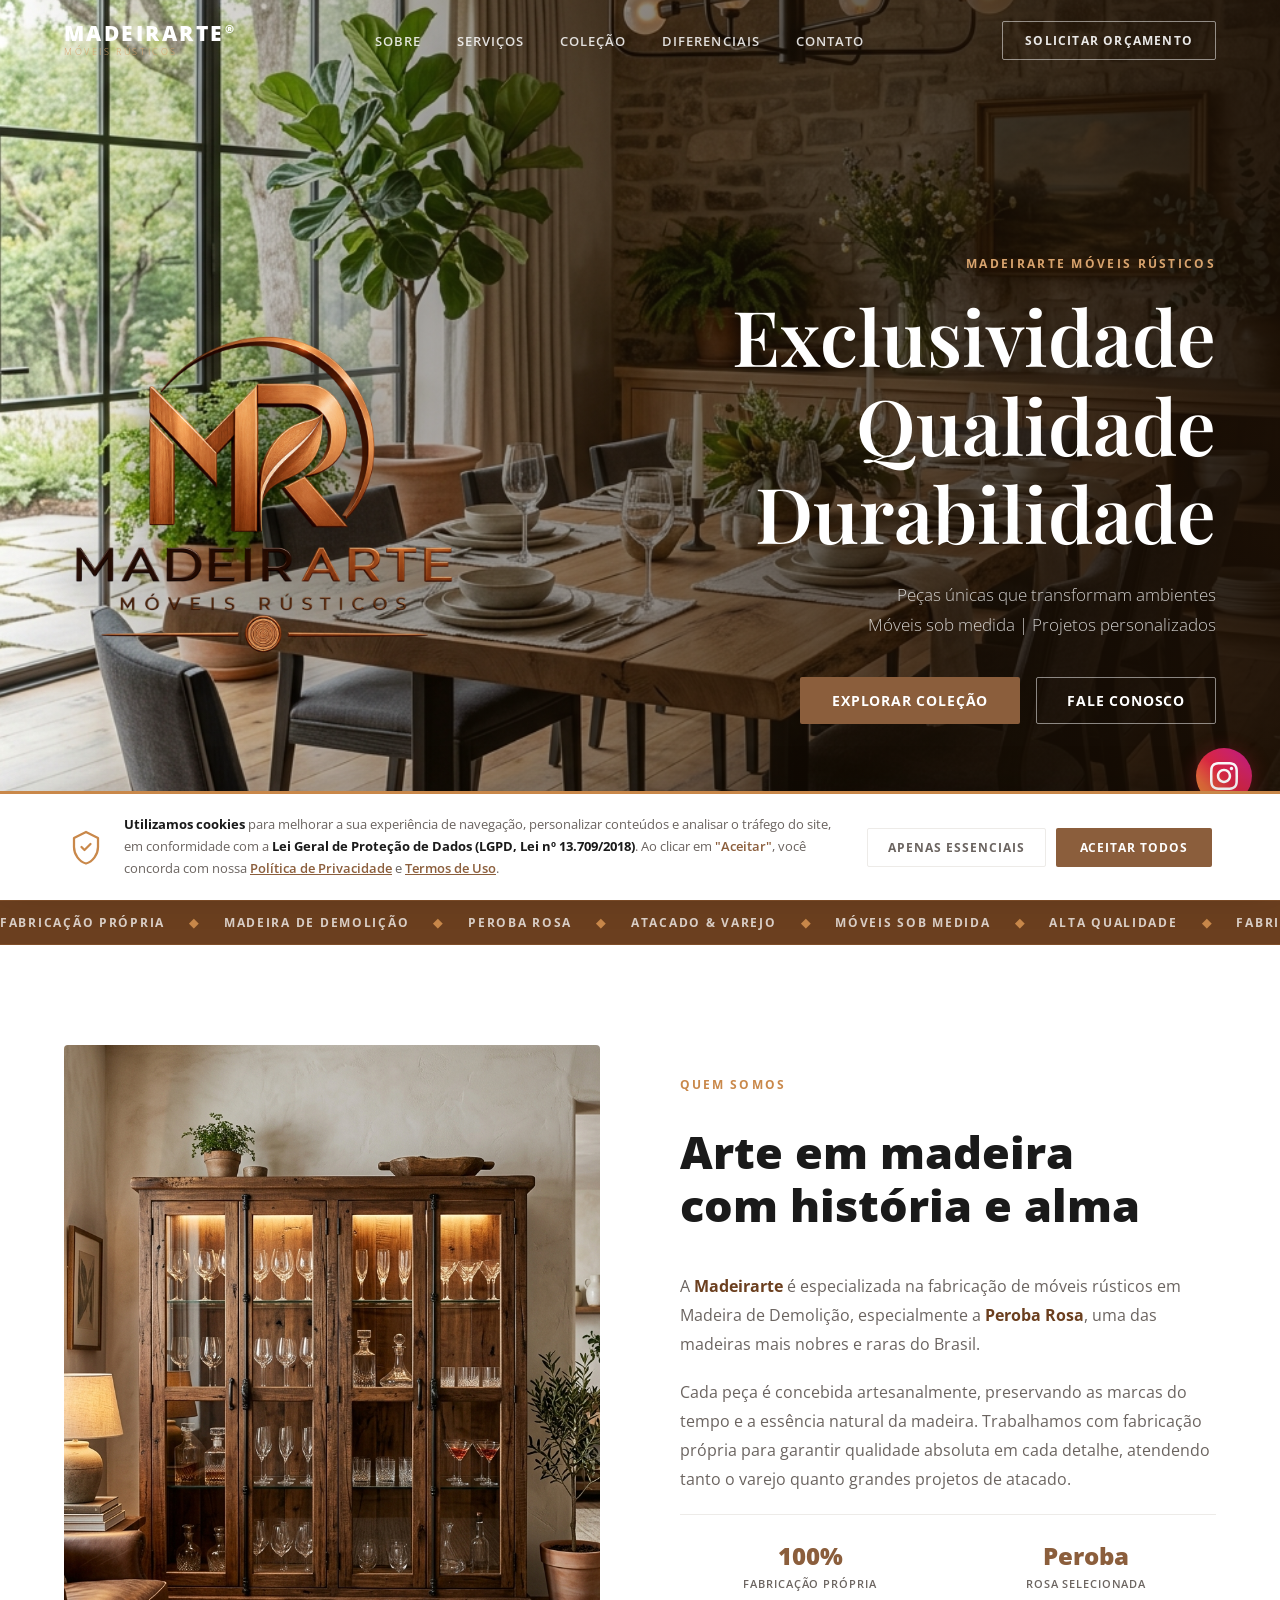
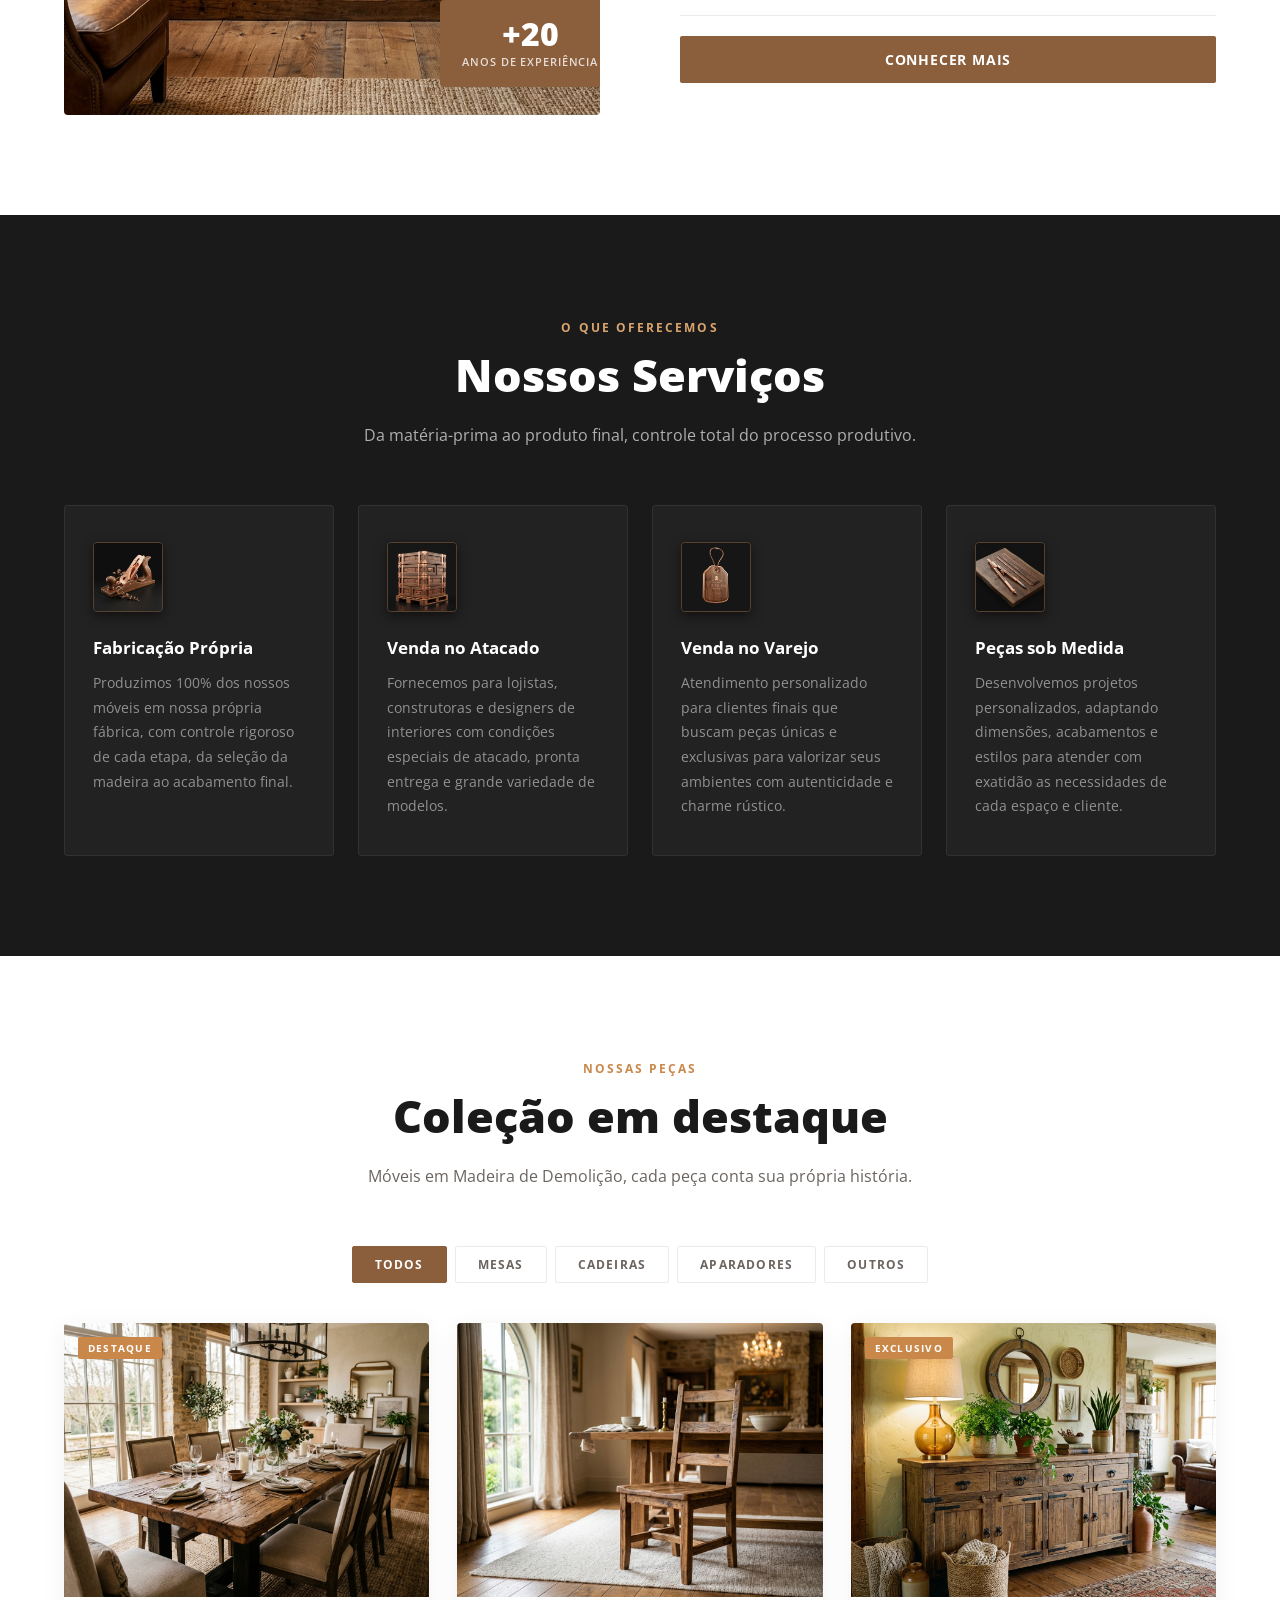
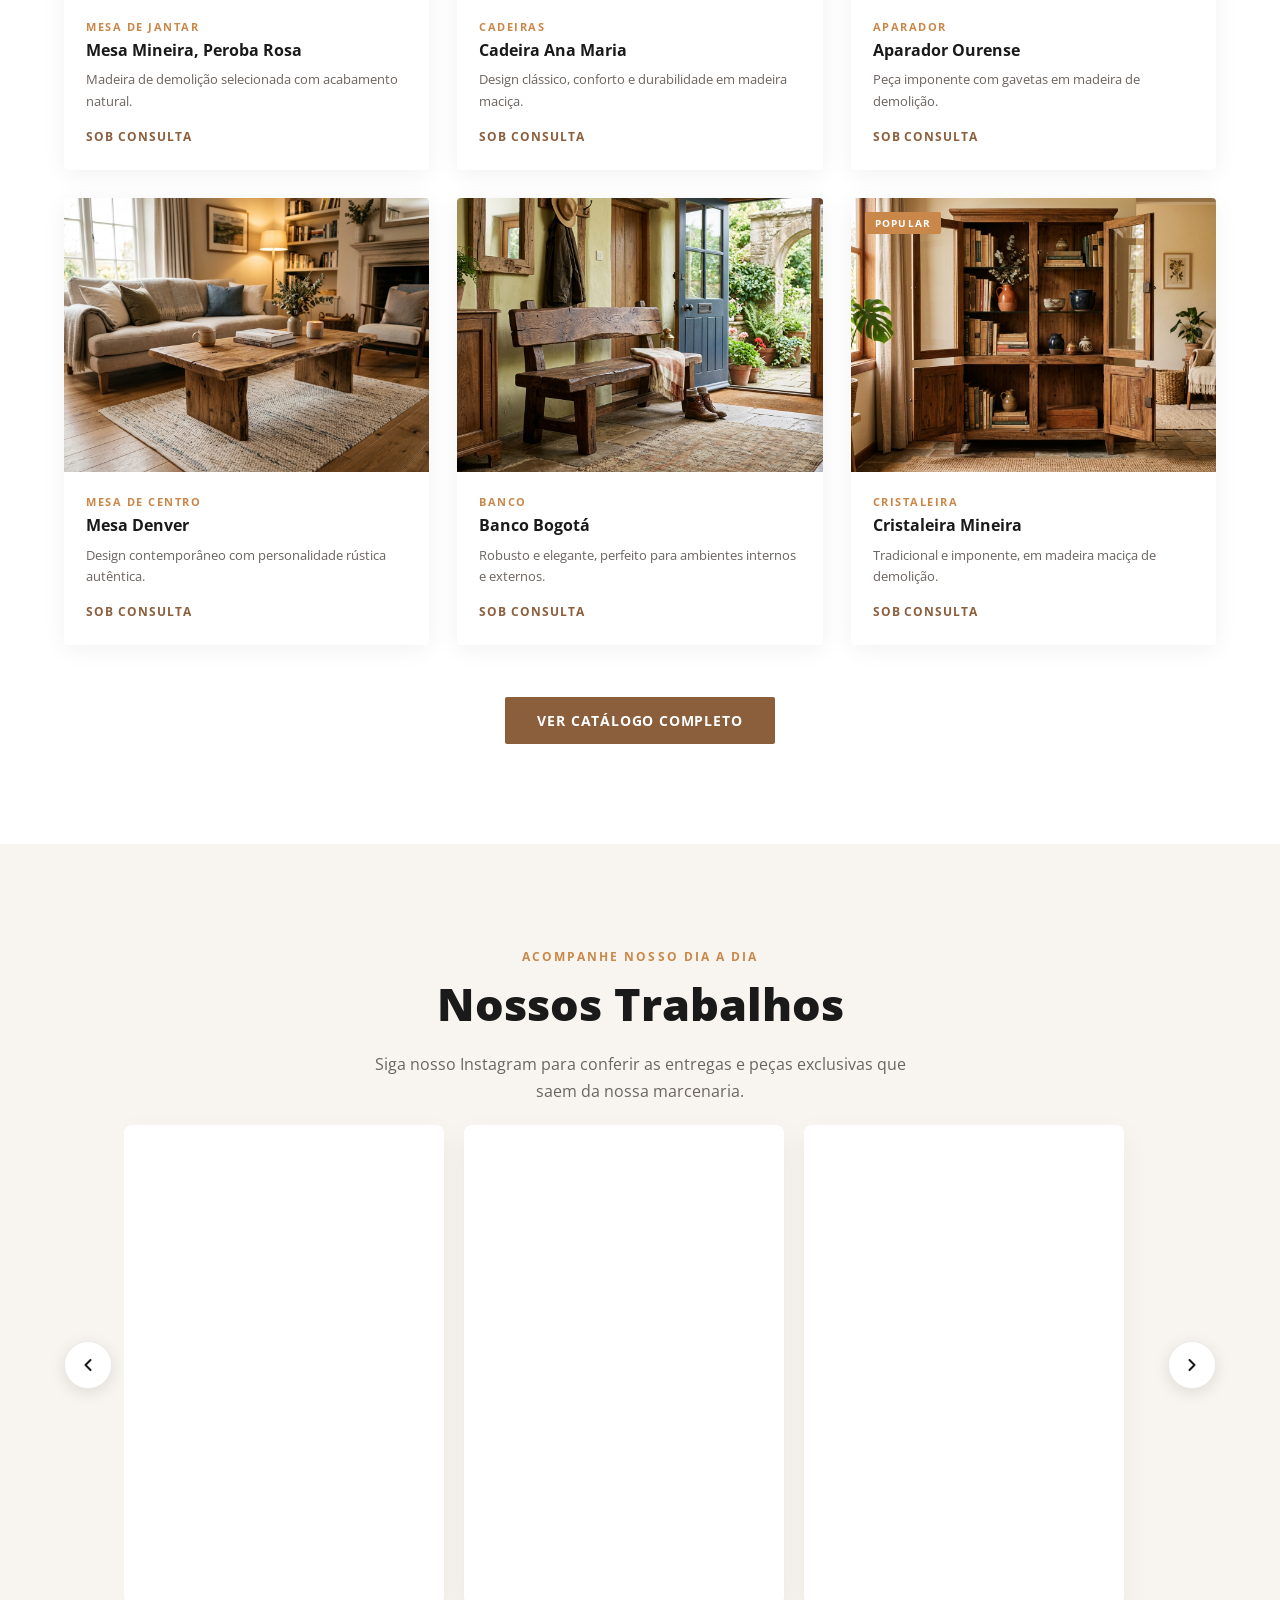
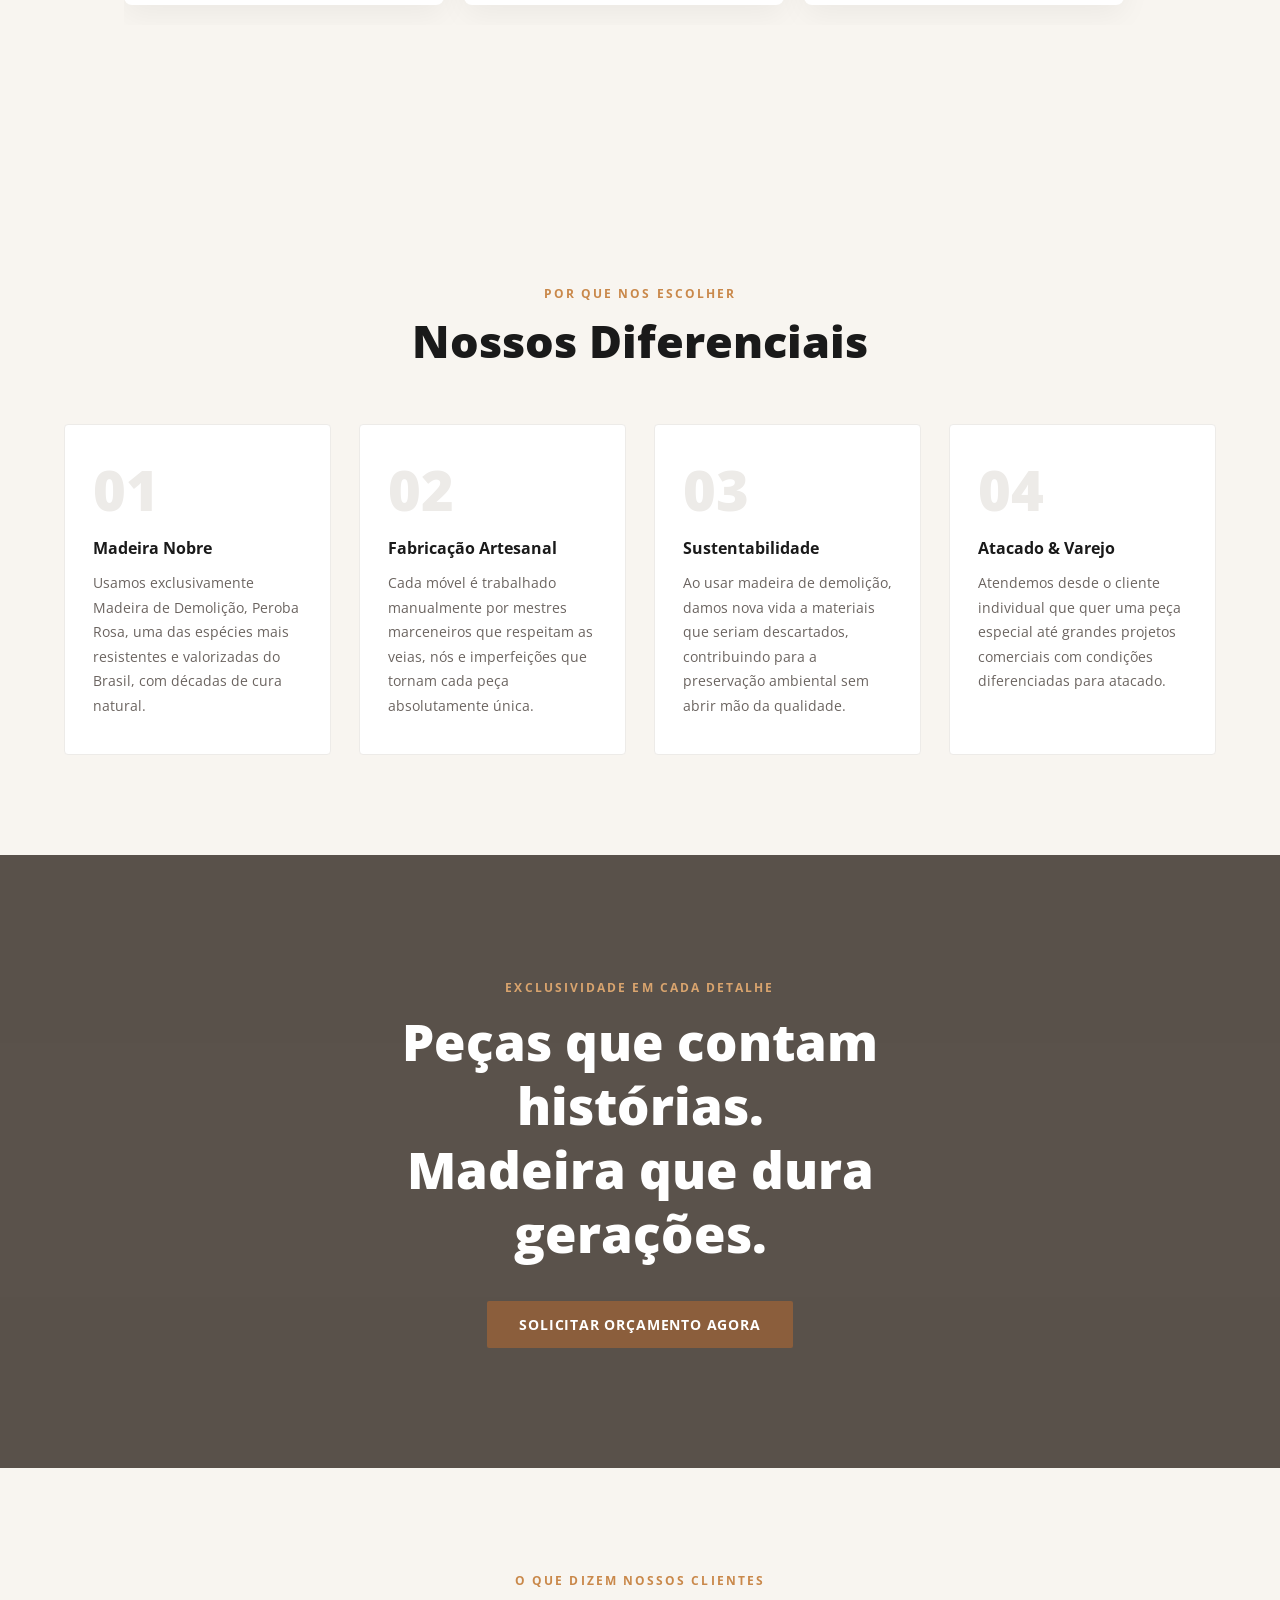
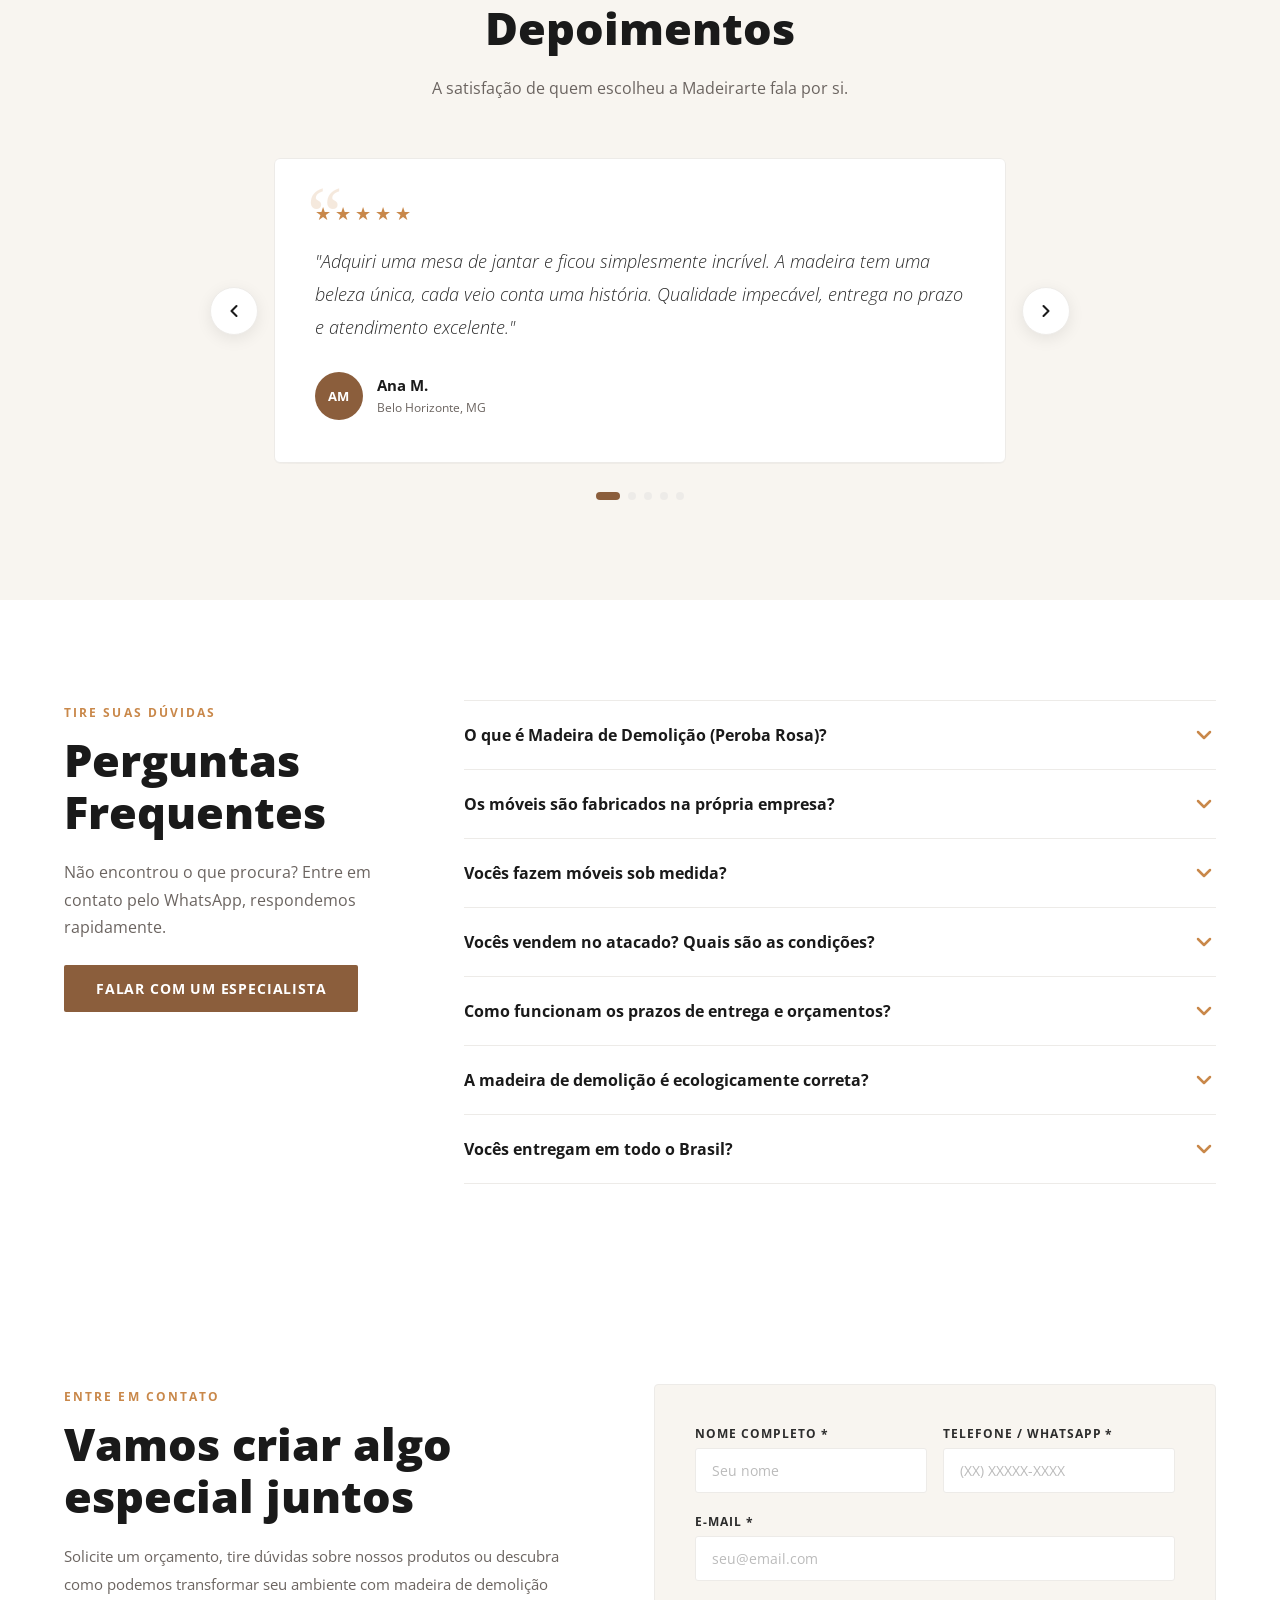
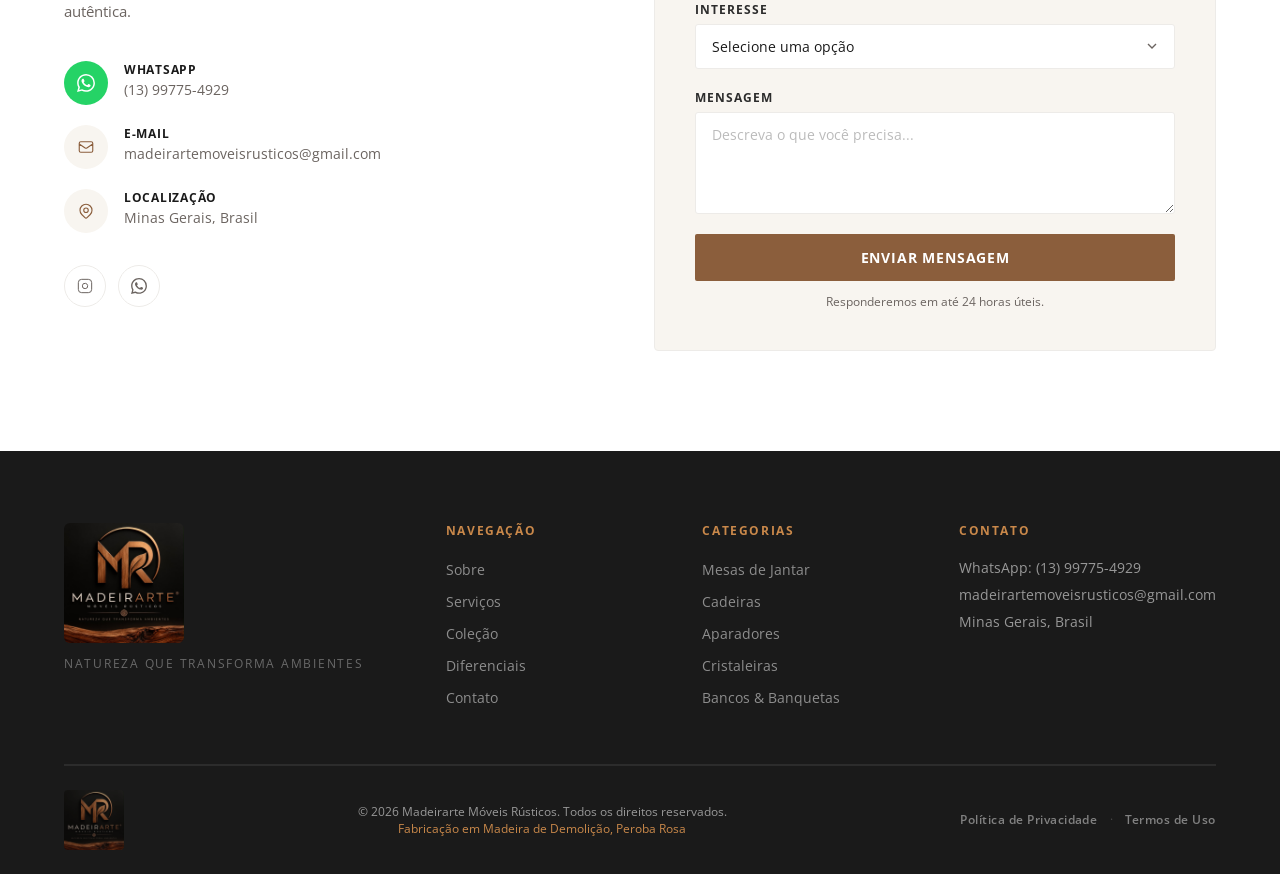
<file: index.html>
<!DOCTYPE html>
<html lang="pt-BR">
<head>
  <meta charset="UTF-8">
  <meta name="viewport" content="width=device-width, initial-scale=1.0, maximum-scale=2.0">
  <title>Madeirarte – Móveis Rústicos de Demolição</title>
  <link rel="icon" type="image/png" href="logo-transparent.png">
  <link rel="shortcut icon" type="image/png" href="logo-transparent.png">
  <link rel="apple-touch-icon" href="logo-transparent.png">
  <meta name="description" content="Madeirarte – Móveis rústicos exclusivos em Madeira de Demolição (Peroba Rosa). Fabricação própria, atacado e varejo. Natureza que transforma ambientes.">
  <link rel="preconnect" href="https://fonts.googleapis.com">
  <link rel="preconnect" href="https://fonts.gstatic.com" crossorigin>
  <link href="https://fonts.googleapis.com/css2?family=Open+Sans:ital,wght@0,300;0,400;0,600;0,700;0,800;1,300;1,400&family=Playfair+Display:ital,wght@0,400;0,600;0,700;1,400;1,600&display=swap" rel="stylesheet">
  <link rel="stylesheet" href="style.css">
  <link rel="stylesheet" href="legal.css">
</head>
<body>

  <!-- ========== HEADER ========== -->
  <header id="header">
    <div class="header-inner container">
      <a href="#" class="logo-link">
        <div class="logo-text">
          <span class="logo-brand">MADEIRARTE<sup>®</sup></span>
          <span class="logo-sub">MÓVEIS RÚSTICOS</span>
        </div>
      </a>
      <nav class="nav-desktop" id="nav-desktop">
        <ul>
          <li><a href="#sobre">Sobre</a></li>
          <li><a href="#servicos">Serviços</a></li>
          <li><a href="#colecao">Coleção</a></li>
          <li><a href="#diferenciais">Diferenciais</a></li>
          <li><a href="#contato">Contato</a></li>
        </ul>
      </nav>
      <a href="https://wa.me/5513997754929?text=Ol%C3%A1!%20Estou%20no%20seu%20site%20e%20gostaria%20de%20conhecer%20os%20seus%20servi%C3%A7os." target="_blank" class="btn-header hidden-mobile">Solicitar Orçamento</a>
      <button class="hamburger" id="hamburger" aria-label="Menu">
        <span></span><span></span><span></span>
      </button>
    </div>
    <!-- Mobile Menu -->
    <nav class="nav-mobile" id="nav-mobile">
      <ul>
        <li><a href="#sobre" class="nav-link-mobile">Sobre</a></li>
        <li><a href="#servicos" class="nav-link-mobile">Serviços</a></li>
        <li><a href="#colecao" class="nav-link-mobile">Coleção</a></li>
        <li><a href="#diferenciais" class="nav-link-mobile">Diferenciais</a></li>
        <li><a href="#contato" class="nav-link-mobile">Contato</a></li>
        <li><a href="https://wa.me/5513997754929?text=Ol%C3%A1!%20Estou%20no%20seu%20site%20e%20gostaria%20de%20conhecer%20os%20seus%20servi%C3%A7os." class="btn-mobile-nav" target="_blank">Solicitar Orçamento</a></li>
      </ul>
    </nav>
  </header>

  <!-- ========== HERO ========== -->
  <section class="hero" id="hero">
    <div class="hero-bg"></div>
    <div class="hero-overlay"></div>
    <div class="hero-content container">
      <div class="hero-logo-col reveal">
        <img src="logo-transparent.png" alt="Madeirarte Logo" class="hero-big-logo">
      </div>
      <div class="hero-text-col">
        <p class="hero-eyebrow reveal">Madeirarte Móveis Rústicos</p>
        <h1 class="hero-title reveal delay-1">
          Exclusividade<br>Qualidade<br>Durabilidade
        </h1>
        <p class="hero-desc reveal delay-2">
          Peças únicas que transformam ambientes<br class="br-desktop">
          Móveis sob medida | Projetos personalizados
        </p>
        <div class="hero-actions reveal delay-3">
          <a href="#colecao" class="btn-primary">Explorar Coleção</a>
          <a href="#contato" class="btn-outline">Fale Conosco</a>
        </div>
      </div>
    </div>
    <div class="hero-scroll">
      <span></span>
    </div>
  </section>

  <!-- ========== TARJA ========== -->
  <div class="tarja-strip">
    <div class="tarja-track">
      <span>Fabricação Própria</span>
      <span class="tarja-dot">◆</span>
      <span>Madeira de Demolição</span>
      <span class="tarja-dot">◆</span>
      <span>Peroba Rosa</span>
      <span class="tarja-dot">◆</span>
      <span>Atacado &amp; Varejo</span>
      <span class="tarja-dot">◆</span>
      <span>Móveis sob Medida</span>
      <span class="tarja-dot">◆</span>
      <span>Alta Qualidade</span>
      <span class="tarja-dot">◆</span>
      <span>Fabricação Própria</span>
      <span class="tarja-dot">◆</span>
      <span>Madeira de Demolição</span>
      <span class="tarja-dot">◆</span>
      <span>Peroba Rosa</span>
      <span class="tarja-dot">◆</span>
      <span>Atacado &amp; Varejo</span>
      <span class="tarja-dot">◆</span>
      <span>Móveis sob Medida</span>
      <span class="tarja-dot">◆</span>
      <span>Alta Qualidade</span>
      <span class="tarja-dot">◆</span>
    </div>
  </div>

  <!-- ========== SOBRE ========== -->
  <section class="sobre section-pad" id="sobre">
    <div class="container sobre-grid">
      <div class="sobre-img-block reveal">
        <div class="sobre-img-frame">
          <img src="sobre-bg.jpg" alt="Cristaleira rústica em madeira maciça" loading="lazy">
          <div class="sobre-badge">
            <span class="badge-number">+20</span>
            <span class="badge-label">Anos de Experiência</span>
          </div>
        </div>
      </div>
      <div class="sobre-content reveal delay-1">
        <p class="section-label">Quem Somos</p>
        <h2 class="section-title">Arte em madeira<br>com história e alma</h2>
        <p class="sobre-text">
          A <strong>Madeirarte</strong> é especializada na fabricação de móveis rústicos em Madeira de Demolição, especialmente a <strong>Peroba Rosa</strong>, uma das madeiras mais nobres e raras do Brasil.
        </p>
        <p class="sobre-text">
          Cada peça é concebida artesanalmente, preservando as marcas do tempo e a essência natural da madeira. Trabalhamos com fabricação própria para garantir qualidade absoluta em cada detalhe, atendendo tanto o varejo quanto grandes projetos de atacado.
        </p>
        <div class="sobre-stats">
          <div class="stat-item">
            <span class="stat-number">100%</span>
            <span class="stat-label">Fabricação Própria</span>
          </div>
          <div class="stat-item">
            <span class="stat-number">Peroba</span>
            <span class="stat-label">Rosa Selecionada</span>
          </div>

        </div>
        <a href="#contato" class="btn-primary">Conhecer mais</a>
      </div>
    </div>
  </section>

  <!-- ========== SERVIÇOS ========== -->
  <section class="servicos section-pad bg-dark" id="servicos">
    <div class="container">
      <div class="section-header center reveal">
        <p class="section-label light">O que oferecemos</p>
        <h2 class="section-title light">Nossos Serviços</h2>
        <p class="section-desc light">Da matéria-prima ao produto final, controle total do processo produtivo.</p>
      </div>
      <div class="servicos-grid">
        <div class="servico-card reveal">
          <div class="servico-img-icon">
            <img src="icon-fabricacao.jpg" alt="Ícone Fabricação Própria 3D" loading="lazy">
          </div>
          <h3>Fabricação Própria</h3>
          <p>Produzimos 100% dos nossos móveis em nossa própria fábrica, com controle rigoroso de cada etapa, da seleção da madeira ao acabamento final.</p>
        </div>
        <div class="servico-card reveal delay-1">
          <div class="servico-img-icon">
            <img src="icon-atacado.jpg" alt="Ícone Venda Atacado 3D" loading="lazy">
          </div>
          <h3>Venda no Atacado</h3>
          <p>Fornecemos para lojistas, construtoras e designers de interiores com condições especiais de atacado, pronta entrega e grande variedade de modelos.</p>
        </div>
        <div class="servico-card reveal delay-2">
          <div class="servico-img-icon">
            <img src="icon-varejo.jpg" alt="Ícone Venda Varejo 3D" loading="lazy">
          </div>
          <h3>Venda no Varejo</h3>
          <p>Atendimento personalizado para clientes finais que buscam peças únicas e exclusivas para valorizar seus ambientes com autenticidade e charme rústico.</p>
        </div>
        <div class="servico-card reveal delay-3">
          <div class="servico-img-icon">
            <img src="icon-medida.jpg" alt="Ícone Peças Sob Medida 3D" loading="lazy">
          </div>
          <h3>Peças sob Medida</h3>
          <p>Desenvolvemos projetos personalizados, adaptando dimensões, acabamentos e estilos para atender com exatidão as necessidades de cada espaço e cliente.</p>
        </div>
      </div>
    </div>
  </section>

  <!-- ========== COLEÇÃO / PRODUTOS ========== -->
  <section class="colecao section-pad" id="colecao">
    <div class="container">
      <div class="section-header center reveal">
        <p class="section-label">Nossas Peças</p>
        <h2 class="section-title">Coleção em destaque</h2>
        <p class="section-desc">Móveis em Madeira de Demolição, cada peça conta sua própria história.</p>
      </div>

      <!-- Filtros -->
      <div class="filtros reveal">
        <button class="filtro-btn active" data-filter="all">Todos</button>
        <button class="filtro-btn" data-filter="mesas">Mesas</button>
        <button class="filtro-btn" data-filter="cadeiras">Cadeiras</button>
        <button class="filtro-btn" data-filter="aparadores">Aparadores</button>
        <button class="filtro-btn" data-filter="outros">Outros</button>
      </div>

      <!-- Grid de produtos -->
      <div class="produtos-grid" id="produtos-grid">

        <div class="produto-card reveal" data-category="mesas">
          <div class="produto-img">
            <img src="prod-mesa-jantar.jpg" alt="Mesa de Jantar Rústica em Madeira Maciça" loading="lazy">
            <div class="produto-overlay">
              <a href="#contato" class="btn-produto">Solicitar Orçamento</a>
            </div>
            <span class="produto-badge">Destaque</span>
          </div>
          <div class="produto-info">
            <span class="produto-cat">Mesa de Jantar</span>
            <h3 class="produto-nome">Mesa Mineira, Peroba Rosa</h3>
            <p class="produto-desc">Madeira de demolição selecionada com acabamento natural.</p>
            <span class="produto-preco">Sob consulta</span>
          </div>
        </div>

        <div class="produto-card reveal delay-1" data-category="cadeiras">
          <div class="produto-img">
            <img src="prod-cadeira.jpg" alt="Cadeira Rústica em Madeira Maciça" loading="lazy">
            <div class="produto-overlay">
              <a href="#contato" class="btn-produto">Solicitar Orçamento</a>
            </div>
          </div>
          <div class="produto-info">
            <span class="produto-cat">Cadeiras</span>
            <h3 class="produto-nome">Cadeira Ana Maria</h3>
            <p class="produto-desc">Design clássico, conforto e durabilidade em madeira maciça.</p>
            <span class="produto-preco">Sob consulta</span>
          </div>
        </div>

        <div class="produto-card reveal delay-2" data-category="aparadores">
          <div class="produto-img">
            <img src="prod-aparador.jpg" alt="Aparador Rústico em Madeira de Demolição" loading="lazy">
            <div class="produto-overlay">
              <a href="#contato" class="btn-produto">Solicitar Orçamento</a>
            </div>
            <span class="produto-badge">Exclusivo</span>
          </div>
          <div class="produto-info">
            <span class="produto-cat">Aparador</span>
            <h3 class="produto-nome">Aparador Ourense</h3>
            <p class="produto-desc">Peça imponente com gavetas em madeira de demolição.</p>
            <span class="produto-preco">Sob consulta</span>
          </div>
        </div>

        <div class="produto-card reveal delay-1" data-category="mesas">
          <div class="produto-img">
            <img src="prod-mesa-centro.jpg" alt="Mesa de Centro Rústica" loading="lazy">
            <div class="produto-overlay">
              <a href="#contato" class="btn-produto">Solicitar Orçamento</a>
            </div>
          </div>
          <div class="produto-info">
            <span class="produto-cat">Mesa de Centro</span>
            <h3 class="produto-nome">Mesa Denver</h3>
            <p class="produto-desc">Design contemporâneo com personalidade rústica autêntica.</p>
            <span class="produto-preco">Sob consulta</span>
          </div>
        </div>

        <div class="produto-card reveal delay-2" data-category="outros">
          <div class="produto-img">
            <img src="prod-banco.jpg" alt="Banco Rústico em Madeira Maciça" loading="lazy">
            <div class="produto-overlay">
              <a href="#contato" class="btn-produto">Solicitar Orçamento</a>
            </div>
          </div>
          <div class="produto-info">
            <span class="produto-cat">Banco</span>
            <h3 class="produto-nome">Banco Bogotá</h3>
            <p class="produto-desc">Robusto e elegante, perfeito para ambientes internos e externos.</p>
            <span class="produto-preco">Sob consulta</span>
          </div>
        </div>

        <div class="produto-card reveal delay-3" data-category="outros">
          <div class="produto-img">
            <img src="prod-cristaleira.jpg" alt="Cristaleira e Armário Rústico" loading="lazy">
            <div class="produto-overlay">
              <a href="#contato" class="btn-produto">Solicitar Orçamento</a>
            </div>
            <span class="produto-badge">Popular</span>
          </div>
          <div class="produto-info">
            <span class="produto-cat">Cristaleira</span>
            <h3 class="produto-nome">Cristaleira Mineira</h3>
            <p class="produto-desc">Tradicional e imponente, em madeira maciça de demolição.</p>
            <span class="produto-preco">Sob consulta</span>
          </div>
        </div>

      </div><!-- /produtos-grid -->

      <div class="colecao-cta reveal">
        <a href="#contato" class="btn-primary">Ver Catálogo Completo</a>
      </div>
    </div>
  </section>

  <!-- ========== NOSSOS TRABALHOS ========== -->
  <section class="trabalhos section-pad bg-offwhite" id="trabalhos">
    <div class="container">
      <div class="section-header center reveal">
        <p class="section-label">Acompanhe nosso dia a dia</p>
        <h2 class="section-title">Nossos Trabalhos</h2>
        <p class="section-desc">Siga nosso Instagram para conferir as entregas e peças exclusivas que saem da nossa marcenaria.</p>
      <div class="trabalhos-wrap reveal">
        <button class="trabalhos-btn trabalhos-prev" id="trabalhos-prev" aria-label="Anterior">
          <svg xmlns="http://www.w3.org/2000/svg" viewBox="0 0 24 24" fill="none" stroke="currentColor" stroke-width="2.5" stroke-linecap="round" stroke-linejoin="round"><polyline points="15 18 9 12 15 6"/></svg>
        </button>

        <div class="trabalhos-grid" id="trabalhos-grid">
          <div class="trabalho-card reveal">
            <iframe src="https://www.instagram.com/p/Dd6l59vREc9/embed" width="100%" height="480" frameborder="0" scrolling="no" allowtransparency="true"></iframe>
          </div>
          <div class="trabalho-card reveal delay-1">
            <iframe src="https://www.instagram.com/p/Dd5SGd7N7Rq/embed" width="100%" height="480" frameborder="0" scrolling="no" allowtransparency="true"></iframe>
          </div>
          <div class="trabalho-card reveal delay-2">
            <iframe src="https://www.instagram.com/p/Dd5MdYPtVxq/embed" width="100%" height="480" frameborder="0" scrolling="no" allowtransparency="true"></iframe>
          </div>
          <div class="trabalho-card reveal delay-3">
            <iframe src="https://www.instagram.com/p/Dd5L6X3NDgU/embed" width="100%" height="480" frameborder="0" scrolling="no" allowtransparency="true"></iframe>
          </div>
        </div>

        <button class="trabalhos-btn trabalhos-next" id="trabalhos-next" aria-label="Próximo">
          <svg xmlns="http://www.w3.org/2000/svg" viewBox="0 0 24 24" fill="none" stroke="currentColor" stroke-width="2.5" stroke-linecap="round" stroke-linejoin="round"><polyline points="9 18 15 12 9 6"/></svg>
        </button>
      </div>
    </div>
  </section>

  <!-- ========== DIFERENCIAIS ========== -->
  <section class="diferenciais section-pad bg-offwhite" id="diferenciais">
    <div class="container">
      <div class="section-header center reveal">
        <p class="section-label">Por que nos escolher</p>
        <h2 class="section-title">Nossos Diferenciais</h2>
      </div>
      <div class="diferenciais-grid">
        <div class="dif-card reveal">
          <div class="dif-number">01</div>
          <h3>Madeira Nobre</h3>
          <p>Usamos exclusivamente Madeira de Demolição, Peroba Rosa, uma das espécies mais resistentes e valorizadas do Brasil, com décadas de cura natural.</p>
        </div>
        <div class="dif-card reveal delay-1">
          <div class="dif-number">02</div>
          <h3>Fabricação Artesanal</h3>
          <p>Cada móvel é trabalhado manualmente por mestres marceneiros que respeitam as veias, nós e imperfeições que tornam cada peça absolutamente única.</p>
        </div>
        <div class="dif-card reveal delay-2">
          <div class="dif-number">03</div>
          <h3>Sustentabilidade</h3>
          <p>Ao usar madeira de demolição, damos nova vida a materiais que seriam descartados, contribuindo para a preservação ambiental sem abrir mão da qualidade.</p>
        </div>
        <div class="dif-card reveal delay-3">
          <div class="dif-number">04</div>
          <h3>Atacado &amp; Varejo</h3>
          <p>Atendemos desde o cliente individual que quer uma peça especial até grandes projetos comerciais com condições diferenciadas para atacado.</p>
        </div>
      </div>
    </div>
  </section>

  <!-- ========== BANNER FULLWIDTH ========== -->
  <section class="banner-full">
    <div class="banner-full-bg"></div>
    <div class="banner-full-overlay"></div>
    <div class="container banner-full-content reveal">
      <p class="section-label light">Exclusividade em cada detalhe</p>
      <h2 class="banner-full-title">Peças que contam histórias.<br>Madeira que dura gerações.</h2>
      <a href="#contato" class="btn-primary">Solicitar Orçamento Agora</a>
    </div>
  </section>

  <!-- ========== DEPOIMENTOS ========== -->
  <section class="depoimentos section-pad bg-offwhite" id="depoimentos">
    <div class="container">
      <div class="section-header center reveal">
        <p class="section-label">O que dizem nossos clientes</p>
        <h2 class="section-title">Depoimentos</h2>
        <p class="section-desc">A satisfação de quem escolheu a Madeirarte fala por si.</p>
      </div>

      <div class="dep-carousel-wrap reveal">
        <button class="dep-btn dep-prev" id="dep-prev" aria-label="Anterior">
          <svg xmlns="http://www.w3.org/2000/svg" viewBox="0 0 24 24" fill="none" stroke="currentColor" stroke-width="2.5" stroke-linecap="round" stroke-linejoin="round"><polyline points="15 18 9 12 15 6"/></svg>
        </button>

        <div class="dep-viewport">
          <div class="dep-track" id="dep-track">

            <div class="dep-card">
              <div class="dep-stars">★★★★★</div>
              <blockquote class="dep-text">
                "Adquiri uma mesa de jantar e ficou simplesmente incrível. A madeira tem uma beleza única, cada veio conta uma história. Qualidade impecável, entrega no prazo e atendimento excelente."
              </blockquote>
              <div class="dep-author">
                <div class="dep-avatar">AM</div>
                <div class="dep-info">
                  <strong>Ana M.</strong>
                  <span>Belo Horizonte, MG</span>
                </div>
              </div>
            </div>

            <div class="dep-card">
              <div class="dep-stars">★★★★★</div>
              <blockquote class="dep-text">
                "Compramos um jogo de jantar completo para o nosso restaurante. Nossos clientes adoram! A autenticidade da madeira de demolição cria um ambiente aconchegante e sofisticado que não tem preço."
              </blockquote>
              <div class="dep-author">
                <div class="dep-avatar">CR</div>
                <div class="dep-info">
                  <strong>Carlos R.</strong>
                  <span>São Paulo, SP</span>
                </div>
              </div>
            </div>

            <div class="dep-card">
              <div class="dep-stars">★★★★★</div>
              <blockquote class="dep-text">
                "Sou arquiteta e indico a Madeirarte para todos os meus clientes. As peças têm acabamento excepcional e a equipe é muito atenciosa na hora de personalizar os projetos. Parceria de longa data!"
              </blockquote>
              <div class="dep-author">
                <div class="dep-avatar">PL</div>
                <div class="dep-info">
                  <strong>Patricia L.</strong>
                  <span>Arquiteta, Campinas, SP</span>
                </div>
              </div>
            </div>

            <div class="dep-card">
              <div class="dep-stars">★★★★★</div>
              <blockquote class="dep-text">
                "Fiz um pedido no atacado para minha loja e a experiência foi perfeita. Preços competitivos, qualidade acima do esperado e prazo cumprido. Com certeza vou renovar o pedido em breve!"
              </blockquote>
              <div class="dep-author">
                <div class="dep-avatar">FG</div>
                <div class="dep-info">
                  <strong>Fernando G.</strong>
                  <span>Lojista, Curitiba, PR</span>
                </div>
              </div>
            </div>

            <div class="dep-card">
              <div class="dep-stars">★★★★★</div>
              <blockquote class="dep-text">
                "A cristaleira que encomendei ficou ainda mais bonita do que eu imaginava. O atendimento personalizado fez toda a diferença. Madeirarte transforma madeira em arte de verdade!"
              </blockquote>
              <div class="dep-author">
                <div class="dep-avatar">MF</div>
                <div class="dep-info">
                  <strong>Mariana F.</strong>
                  <span>Ribeirão Preto, SP</span>
                </div>
              </div>
            </div>

          </div><!-- /dep-track -->
        </div><!-- /dep-viewport -->

        <button class="dep-btn dep-next" id="dep-next" aria-label="Próximo">
          <svg xmlns="http://www.w3.org/2000/svg" viewBox="0 0 24 24" fill="none" stroke="currentColor" stroke-width="2.5" stroke-linecap="round" stroke-linejoin="round"><polyline points="9 18 15 12 9 6"/></svg>
        </button>
      </div>

      <!-- Indicadores / Dots -->
      <div class="dep-dots" id="dep-dots"></div>
    </div>
  </section>

  <!-- ========== FAQ ========== -->
  <section class="faq section-pad" id="faq">
    <div class="container">
      <div class="faq-grid">
        <div class="faq-header reveal">
          <p class="section-label">Tire suas dúvidas</p>
          <h2 class="section-title">Perguntas<br>Frequentes</h2>
          <p class="section-desc">Não encontrou o que procura? Entre em contato pelo WhatsApp, respondemos rapidamente.</p>
          <a href="#contato" class="btn-primary" style="margin-top:24px">Falar com um especialista</a>
        </div>
        <div class="faq-list reveal delay-1">

          <div class="faq-item">
            <button class="faq-question" aria-expanded="false">
              O que é Madeira de Demolição (Peroba Rosa)?
              <span class="faq-icon"><svg xmlns="http://www.w3.org/2000/svg" viewBox="0 0 24 24" fill="none" stroke="currentColor" stroke-width="2.5" stroke-linecap="round" stroke-linejoin="round"><polyline points="6 9 12 15 18 9"/></svg></span>
            </button>
            <div class="faq-answer">
              <p>A Madeira de Demolição é proveniente de estruturas antigas, como casarões, fazendas e construções históricas, que são desmontadas com todo cuidado para que a madeira nobre seja reaproveitada. A Peroba Rosa é uma espécie nativa do Brasil, extremamente resistente e durável, com veios e tonalidades únicas que conferem personalidade e beleza incomparáveis a cada peça.</p>
            </div>
          </div>

          <div class="faq-item">
            <button class="faq-question" aria-expanded="false">
              Os móveis são fabricados na própria empresa?
              <span class="faq-icon"><svg xmlns="http://www.w3.org/2000/svg" viewBox="0 0 24 24" fill="none" stroke="currentColor" stroke-width="2.5" stroke-linecap="round" stroke-linejoin="round"><polyline points="6 9 12 15 18 9"/></svg></span>
            </button>
            <div class="faq-answer">
              <p>Sim! Toda a produção é feita em nossa própria marcenaria, por artesãos com anos de experiência. Isso nos permite acompanhar cada detalhe com rigor, desde a seleção da madeira até o acabamento final, garantindo qualidade máxima em cada móvel.</p>
            </div>
          </div>

          <div class="faq-item">
            <button class="faq-question" aria-expanded="false">
              Vocês fazem móveis sob medida?
              <span class="faq-icon"><svg xmlns="http://www.w3.org/2000/svg" viewBox="0 0 24 24" fill="none" stroke="currentColor" stroke-width="2.5" stroke-linecap="round" stroke-linejoin="round"><polyline points="6 9 12 15 18 9"/></svg></span>
            </button>
            <div class="faq-answer">
              <p>Sim! Desenvolvemos projetos sob medida para atender exatamente o que o seu ambiente precisa. Você pode definir medidas, detalhes e acabamentos exclusivos para que a peça fique perfeita no seu espaço.</p>
            </div>
          </div>

          <div class="faq-item">
            <button class="faq-question" aria-expanded="false">
              Vocês vendem no atacado? Quais são as condições?
              <span class="faq-icon"><svg xmlns="http://www.w3.org/2000/svg" viewBox="0 0 24 24" fill="none" stroke="currentColor" stroke-width="2.5" stroke-linecap="round" stroke-linejoin="round"><polyline points="6 9 12 15 18 9"/></svg></span>
            </button>
            <div class="faq-answer">
              <p>Sim! Atendemos lojistas, construtoras, arquitetos e designers de interiores com condições especiais para atacado. Entre em contato para receber um orçamento detalhado conforme o volume desejado.</p>
            </div>
          </div>

          <div class="faq-item">
            <button class="faq-question" aria-expanded="false">
              Como funcionam os prazos de entrega e orçamentos?
              <span class="faq-icon"><svg xmlns="http://www.w3.org/2000/svg" viewBox="0 0 24 24" fill="none" stroke="currentColor" stroke-width="2.5" stroke-linecap="round" stroke-linejoin="round"><polyline points="6 9 12 15 18 9"/></svg></span>
            </button>
            <div class="faq-answer">
              <p>Os prazos de entrega, fabricação e valores são definidos de forma personalizada via orçamento. Como cada projeto é único e feito sob medida de acordo com as necessidades de cada cliente, todas as condições, prazos e opções de pagamento são informados com total clareza na proposta.</p>
            </div>
          </div>

          <div class="faq-item">
            <button class="faq-question" aria-expanded="false">
              A madeira de demolição é ecologicamente correta?
              <span class="faq-icon"><svg xmlns="http://www.w3.org/2000/svg" viewBox="0 0 24 24" fill="none" stroke="currentColor" stroke-width="2.5" stroke-linecap="round" stroke-linejoin="round"><polyline points="6 9 12 15 18 9"/></svg></span>
            </button>
            <div class="faq-answer">
              <p>Absolutamente! Ao utilizar madeira de demolição, não há necessidade de derrubar novas árvores. Estamos dando uma segunda vida a um material nobre que já cumpriu sua função, evitando o descarte e contribuindo para a sustentabilidade ambiental. É luxo com consciência ecológica.</p>
            </div>
          </div>

          <div class="faq-item">
            <button class="faq-question" aria-expanded="false">
              Vocês entregam em todo o Brasil?
              <span class="faq-icon"><svg xmlns="http://www.w3.org/2000/svg" viewBox="0 0 24 24" fill="none" stroke="currentColor" stroke-width="2.5" stroke-linecap="round" stroke-linejoin="round"><polyline points="6 9 12 15 18 9"/></svg></span>
            </button>
            <div class="faq-answer">
              <p>Sim! Realizamos entregas em todo o território nacional. O frete é calculado de acordo com o destino, peso e volume do pedido. Para regiões próximas a Minas Gerais, também dispomos de frota própria para garantir maior segurança no transporte das peças.</p>
            </div>
          </div>

        </div><!-- /faq-list -->
      </div>
    </div>
  </section>

  <!-- ========== CONTATO ========== -->
  <section class="contato section-pad" id="contato">
    <div class="container contato-grid">
      <div class="contato-info reveal">
        <p class="section-label">Entre em contato</p>
        <h2 class="section-title">Vamos criar algo<br>especial juntos</h2>
        <p class="contato-desc">
          Solicite um orçamento, tire dúvidas sobre nossos produtos ou descubra como podemos transformar seu ambiente com madeira de demolição autêntica.
        </p>
        <div class="contato-items">
          <div class="contato-item">
            <div class="contato-icon whatsapp-icon">
              <svg xmlns="http://www.w3.org/2000/svg" viewBox="0 0 24 24" fill="currentColor"><path d="M17.472 14.382c-.297-.149-1.758-.867-2.03-.967-.273-.099-.471-.148-.67.15-.197.297-.767.966-.94 1.164-.173.199-.347.223-.644.075-.297-.15-1.255-.463-2.39-1.475-.883-.788-1.48-1.761-1.653-2.059-.173-.297-.018-.458.13-.606.134-.133.298-.347.446-.52.149-.174.198-.298.298-.497.099-.198.05-.371-.025-.52-.075-.149-.669-1.612-.916-2.207-.242-.579-.487-.5-.669-.51-.173-.008-.371-.01-.57-.01-.198 0-.52.074-.792.372-.272.297-1.04 1.016-1.04 2.479 0 1.462 1.065 2.875 1.213 3.074.149.198 2.096 3.2 5.077 4.487.709.306 1.262.489 1.694.625.712.227 1.36.195 1.871.118.571-.085 1.758-.719 2.006-1.413.248-.694.248-1.289.173-1.413-.074-.124-.272-.198-.57-.347m-5.421 7.403h-.004a9.87 9.87 0 01-5.031-1.378l-.361-.214-3.741.982.998-3.648-.235-.374a9.86 9.86 0 01-1.51-5.26c.001-5.45 4.436-9.884 9.888-9.884 2.64 0 5.122 1.03 6.988 2.898a9.825 9.825 0 012.893 6.994c-.003 5.45-4.437 9.884-9.885 9.884m8.413-18.297A11.815 11.815 0 0012.05 0C5.495 0 .16 5.335.157 11.892c0 2.096.547 4.142 1.588 5.945L.057 24l6.305-1.654a11.882 11.882 0 005.683 1.448h.005c6.554 0 11.89-5.335 11.893-11.893a11.821 11.821 0 00-3.48-8.413Z"/></svg>
            </div>
            <div>
              <strong>WhatsApp</strong>
              <p>(13) 99775-4929</p>
            </div>
          </div>
          <div class="contato-item">
            <div class="contato-icon">
              <svg xmlns="http://www.w3.org/2000/svg" viewBox="0 0 24 24" fill="none" stroke="currentColor" stroke-width="1.5"><path d="M3 8l7.89 5.26a2 2 0 002.22 0L21 8M5 19h14a2 2 0 002-2V7a2 2 0 00-2-2H5a2 2 0 00-2 2v10a2 2 0 002 2z"/></svg>
            </div>
            <div>
              <strong>E-mail</strong>
              <p>madeirartemoveisrusticos@gmail.com</p>
            </div>
          </div>
          <div class="contato-item">
            <div class="contato-icon">
              <svg xmlns="http://www.w3.org/2000/svg" viewBox="0 0 24 24" fill="none" stroke="currentColor" stroke-width="1.5"><path d="M17.657 16.657L13.414 20.9a1.998 1.998 0 01-2.827 0l-4.244-4.243a8 8 0 1111.314 0z"/><path d="M15 11a3 3 0 11-6 0 3 3 0 016 0z"/></svg>
            </div>
            <div>
              <strong>Localização</strong>
              <p>Minas Gerais, Brasil</p>
            </div>
          </div>
        </div>
        <div class="social-links">
          <a href="https://www.instagram.com/madeirartemoveis1?stkn=eWp2ZG4zaHIyM2U1" target="_blank" aria-label="Instagram" class="social-btn">
            <svg xmlns="http://www.w3.org/2000/svg" viewBox="0 0 24 24" fill="none" stroke="currentColor" stroke-width="1.5"><rect x="2" y="2" width="20" height="20" rx="5"/><path d="M16 11.37A4 4 0 1112.63 8 4 4 0 0116 11.37z"/><line x1="17.5" y1="6.5" x2="17.51" y2="6.5"/></svg>
          </a>
          <a href="https://wa.me/5513997754929?text=Ol%C3%A1!%20Estou%20no%20seu%20site%20e%20gostaria%20de%20conhecer%20os%20seus%20servi%C3%A7os." target="_blank" aria-label="WhatsApp" class="social-btn">
            <svg xmlns="http://www.w3.org/2000/svg" viewBox="0 0 24 24" fill="currentColor"><path d="M17.472 14.382c-.297-.149-1.758-.867-2.03-.967-.273-.099-.471-.148-.67.15-.197.297-.767.966-.94 1.164-.173.199-.347.223-.644.075-.297-.15-1.255-.463-2.39-1.475-.883-.788-1.48-1.761-1.653-2.059-.173-.297-.018-.458.13-.606.134-.133.298-.347.446-.52.149-.174.198-.298.298-.497.099-.198.05-.371-.025-.52-.075-.149-.669-1.612-.916-2.207-.242-.579-.487-.5-.669-.51-.173-.008-.371-.01-.57-.01-.198 0-.52.074-.792.372-.272.297-1.04 1.016-1.04 2.479 0 1.462 1.065 2.875 1.213 3.074.149.198 2.096 3.2 5.077 4.487.709.306 1.262.489 1.694.625.712.227 1.36.195 1.871.118.571-.085 1.758-.719 2.006-1.413.248-.694.248-1.289.173-1.413-.074-.124-.272-.198-.57-.347m-5.421 7.403h-.004a9.87 9.87 0 01-5.031-1.378l-.361-.214-3.741.982.998-3.648-.235-.374a9.86 9.86 0 01-1.51-5.26c.001-5.45 4.436-9.884 9.888-9.884 2.64 0 5.122 1.03 6.988 2.898a9.825 9.825 0 012.893 6.994c-.003 5.45-4.437 9.884-9.885 9.884m8.413-18.297A11.815 11.815 0 0012.05 0C5.495 0 .16 5.335.157 11.892c0 2.096.547 4.142 1.588 5.945L.057 24l6.305-1.654a11.882 11.882 0 005.683 1.448h.005c6.554 0 11.89-5.335 11.893-11.893a11.821 11.821 0 00-3.48-8.413Z"/></svg>
          </a>
        </div>
      </div>

      <div class="contato-form-wrap reveal delay-1">
        <form class="contato-form" id="contato-form" novalidate>
          <div class="form-row">
            <div class="form-group">
              <label for="nome">Nome completo *</label>
              <input type="text" id="nome" name="nome" placeholder="Seu nome" required>
            </div>
            <div class="form-group">
              <label for="telefone">Telefone / WhatsApp *</label>
              <input type="tel" id="telefone" name="telefone" placeholder="(XX) XXXXX-XXXX" required>
            </div>
          </div>
          <div class="form-group">
            <label for="email">E-mail *</label>
            <input type="email" id="email" name="email" placeholder="seu@email.com" required>
          </div>
          <div class="form-group">
            <label for="interesse">Interesse</label>
            <select id="interesse" name="interesse">
              <option value="">Selecione uma opção</option>
              <option value="varejo">Compra Varejo</option>
              <option value="atacado">Compra Atacado</option>
              <option value="medida">Peça sob Medida</option>
              <option value="projeto">Projeto Completo</option>
              <option value="outro">Outro</option>
            </select>
          </div>
          <div class="form-group">
            <label for="mensagem">Mensagem</label>
            <textarea id="mensagem" name="mensagem" rows="4" placeholder="Descreva o que você precisa..."></textarea>
          </div>
          <button type="submit" class="btn-primary btn-full">Enviar Mensagem</button>
          <p class="form-note">Responderemos em até 24 horas úteis.</p>
        </form>
      </div>
    </div>
  </section>

  <!-- ========== FOOTER ========== -->
  <footer class="footer">
    <div class="container">
      <div class="footer-top">
        <div class="footer-brand">
          <img src="logo.jpg" alt="Madeirarte Móveis Rústicos" class="footer-logo-img-top">
          <p class="footer-tagline">Natureza que Transforma Ambientes</p>
        </div>
        <div class="footer-links">
          <h4>Navegação</h4>
          <ul>
            <li><a href="#sobre">Sobre</a></li>
            <li><a href="#servicos">Serviços</a></li>
            <li><a href="#colecao">Coleção</a></li>
            <li><a href="#diferenciais">Diferenciais</a></li>
            <li><a href="#contato">Contato</a></li>
          </ul>
        </div>
        <div class="footer-links">
          <h4>Categorias</h4>
          <ul>
            <li><a href="#colecao">Mesas de Jantar</a></li>
            <li><a href="#colecao">Cadeiras</a></li>
            <li><a href="#colecao">Aparadores</a></li>
            <li><a href="#colecao">Cristaleiras</a></li>
            <li><a href="#colecao">Bancos &amp; Banquetas</a></li>
          </ul>
        </div>
        <div class="footer-contact">
          <h4>Contato</h4>
          <p>WhatsApp: (13) 99775-4929</p>
          <p>madeirartemoveisrusticos@gmail.com</p>
          <p>Minas Gerais, Brasil</p>
        </div>
      </div>
      <div class="footer-bottom">
        <div class="footer-bottom-left">
          <img src="logo.jpg" alt="Madeirarte" class="footer-logo-img">
        </div>
        <div class="footer-bottom-center">
          <p>&copy; 2026 Madeirarte Móveis Rústicos. Todos os direitos reservados.</p>
          <p class="footer-madeira">Fabricação em Madeira de Demolição, Peroba Rosa</p>
        </div>
        <div class="footer-bottom-right">
          <a href="politica-de-privacidade.html">Política de Privacidade</a>
          <span>·</span>
          <a href="termos-de-uso.html">Termos de Uso</a>
        </div>
      </div>
    </div>
  </footer>

  <!-- ========== INSTAGRAM FLOAT ========== -->
  <a href="https://www.instagram.com/madeirartemoveis1?stkn=eWp2ZG4zaHIyM2U1" target="_blank" rel="noopener noreferrer" class="instagram-float" aria-label="Siga-nos no Instagram">
    <svg xmlns="http://www.w3.org/2000/svg" viewBox="0 0 24 24" fill="currentColor">
      <path d="M12 2.163c3.204 0 3.584.012 4.85.07 3.252.148 4.771 1.691 4.919 4.919.058 1.265.069 1.645.069 4.849 0 3.205-.012 3.584-.069 4.849-.149 3.225-1.664 4.771-4.919 4.919-1.266.058-1.644.07-4.85.07-3.204 0-3.584-.012-4.849-.07-3.26-.149-4.771-1.699-4.919-4.92-.058-1.265-.07-1.644-.07-4.849 0-3.204.013-3.583.07-4.849.149-3.227 1.664-4.771 4.919-4.919 1.266-.057 1.645-.069 4.849-.069zm0-2.163c-3.259 0-3.667.014-4.947.072-4.358.2-6.78 2.618-6.98 6.98-.059 1.281-.073 1.689-.073 4.948 0 3.259.014 3.668.072 4.948.2 4.358 2.618 6.78 6.98 6.98 1.281.058 1.689.072 4.948.072 3.259 0 3.668-.014 4.948-.072 4.354-.2 6.782-2.618 6.979-6.98.059-1.28.073-1.689.073-4.948 0-3.259-.014-3.667-.072-4.947-.196-4.354-2.617-6.78-6.979-6.98-1.281-.059-1.69-.073-4.949-.073zm0 5.838c-3.403 0-6.162 2.759-6.162 6.162s2.759 6.163 6.162 6.163 6.162-2.759 6.162-6.163c0-3.403-2.759-6.162-6.162-6.162zm0 10.162c-2.209 0-4-1.79-4-4 0-2.209 1.791-4 4-4s4 1.791 4 4c0 2.21-1.791 4-4 4zm6.406-11.845c-.796 0-1.441.645-1.441 1.44s.645 1.44 1.441 1.44c.795 0 1.439-.645 1.439-1.44s-.644-1.44-1.439-1.44z"/>
    </svg>
  </a>

  <!-- ========== WHATSAPP FLOAT ========== -->
  <a href="https://wa.me/5513997754929?text=Ol%C3%A1!%20Estou%20no%20seu%20site%20e%20gostaria%20de%20conhecer%20os%20seus%20servi%C3%A7os." target="_blank" class="whatsapp-float" aria-label="Fale pelo WhatsApp">
    <svg xmlns="http://www.w3.org/2000/svg" viewBox="0 0 24 24" fill="currentColor">
      <path d="M17.472 14.382c-.297-.149-1.758-.867-2.03-.967-.273-.099-.471-.148-.67.15-.197.297-.767.966-.94 1.164-.173.199-.347.223-.644.075-.297-.15-1.255-.463-2.39-1.475-.883-.788-1.48-1.761-1.653-2.059-.173-.297-.018-.458.13-.606.134-.133.298-.347.446-.52.149-.174.198-.298.298-.497.099-.198.05-.371-.025-.52-.075-.149-.669-1.612-.916-2.207-.242-.579-.487-.5-.669-.51-.173-.008-.371-.01-.57-.01-.198 0-.52.074-.792.372-.272.297-1.04 1.016-1.04 2.479 0 1.462 1.065 2.875 1.213 3.074.149.198 2.096 3.2 5.077 4.487.709.306 1.262.489 1.694.625.712.227 1.36.195 1.871.118.571-.085 1.758-.719 2.006-1.413.248-.694.248-1.289.173-1.413-.074-.124-.272-.198-.57-.347m-5.421 7.403h-.004a9.87 9.87 0 01-5.031-1.378l-.361-.214-3.741.982.998-3.648-.235-.374a9.86 9.86 0 01-1.51-5.26c.001-5.45 4.436-9.884 9.888-9.884 2.64 0 5.122 1.03 6.988 2.898a9.825 9.825 0 012.893 6.994c-.003 5.45-4.437 9.884-9.885 9.884m8.413-18.297A11.815 11.815 0 0012.05 0C5.495 0 .16 5.335.157 11.892c0 2.096.547 4.142 1.588 5.945L.057 24l6.305-1.654a11.882 11.882 0 005.683 1.448h.005c6.554 0 11.89-5.335 11.893-11.893a11.821 11.821 0 00-3.48-8.413Z"/>
    </svg>
  </a>

  <!-- ========== BACK TO TOP ========== -->
  <button class="back-to-top" id="back-to-top" aria-label="Voltar ao topo">
    <svg xmlns="http://www.w3.org/2000/svg" viewBox="0 0 24 24" fill="none" stroke="currentColor" stroke-width="2"><polyline points="18 15 12 9 6 15"/></svg>
  </button>

  <!-- ========== BANNER LGPD COOKIES ========== -->
  <div class="cookie-banner" id="cookie-banner" role="dialog" aria-label="Aviso de Cookies" aria-live="polite">
    <div class="cookie-inner">
      <div class="cookie-icon">
        <svg xmlns="http://www.w3.org/2000/svg" viewBox="0 0 24 24" fill="none" stroke="currentColor" stroke-width="1.5" stroke-linecap="round" stroke-linejoin="round"><path d="M12 2L4 6v6c0 5 3.5 9.74 8 11 4.5-1.26 8-6 8-11V6L12 2z"/><polyline points="9 12 11 14 15 10"/></svg>
      </div>
      <div class="cookie-text">
        <p>
          <strong>Utilizamos cookies</strong> para melhorar a sua experiência de navegação, personalizar conteúdos e analisar o tráfego do site, em conformidade com a
          <strong>Lei Geral de Proteção de Dados (LGPD, Lei nº 13.709/2018)</strong>.
          Ao clicar em <em>"Aceitar"</em>, você concorda com nossa
          <a href="politica-de-privacidade.html">Política de Privacidade</a> e
          <a href="termos-de-uso.html">Termos de Uso</a>.
        </p>
      </div>
      <div class="cookie-actions">
        <button class="cookie-btn-recusar" id="cookie-recusar">Apenas essenciais</button>
        <button class="cookie-btn-aceitar" id="cookie-aceitar">Aceitar todos</button>
      </div>
    </div>
  </div>

  <script src="script.js"></script>
</body>
</html>
</file>
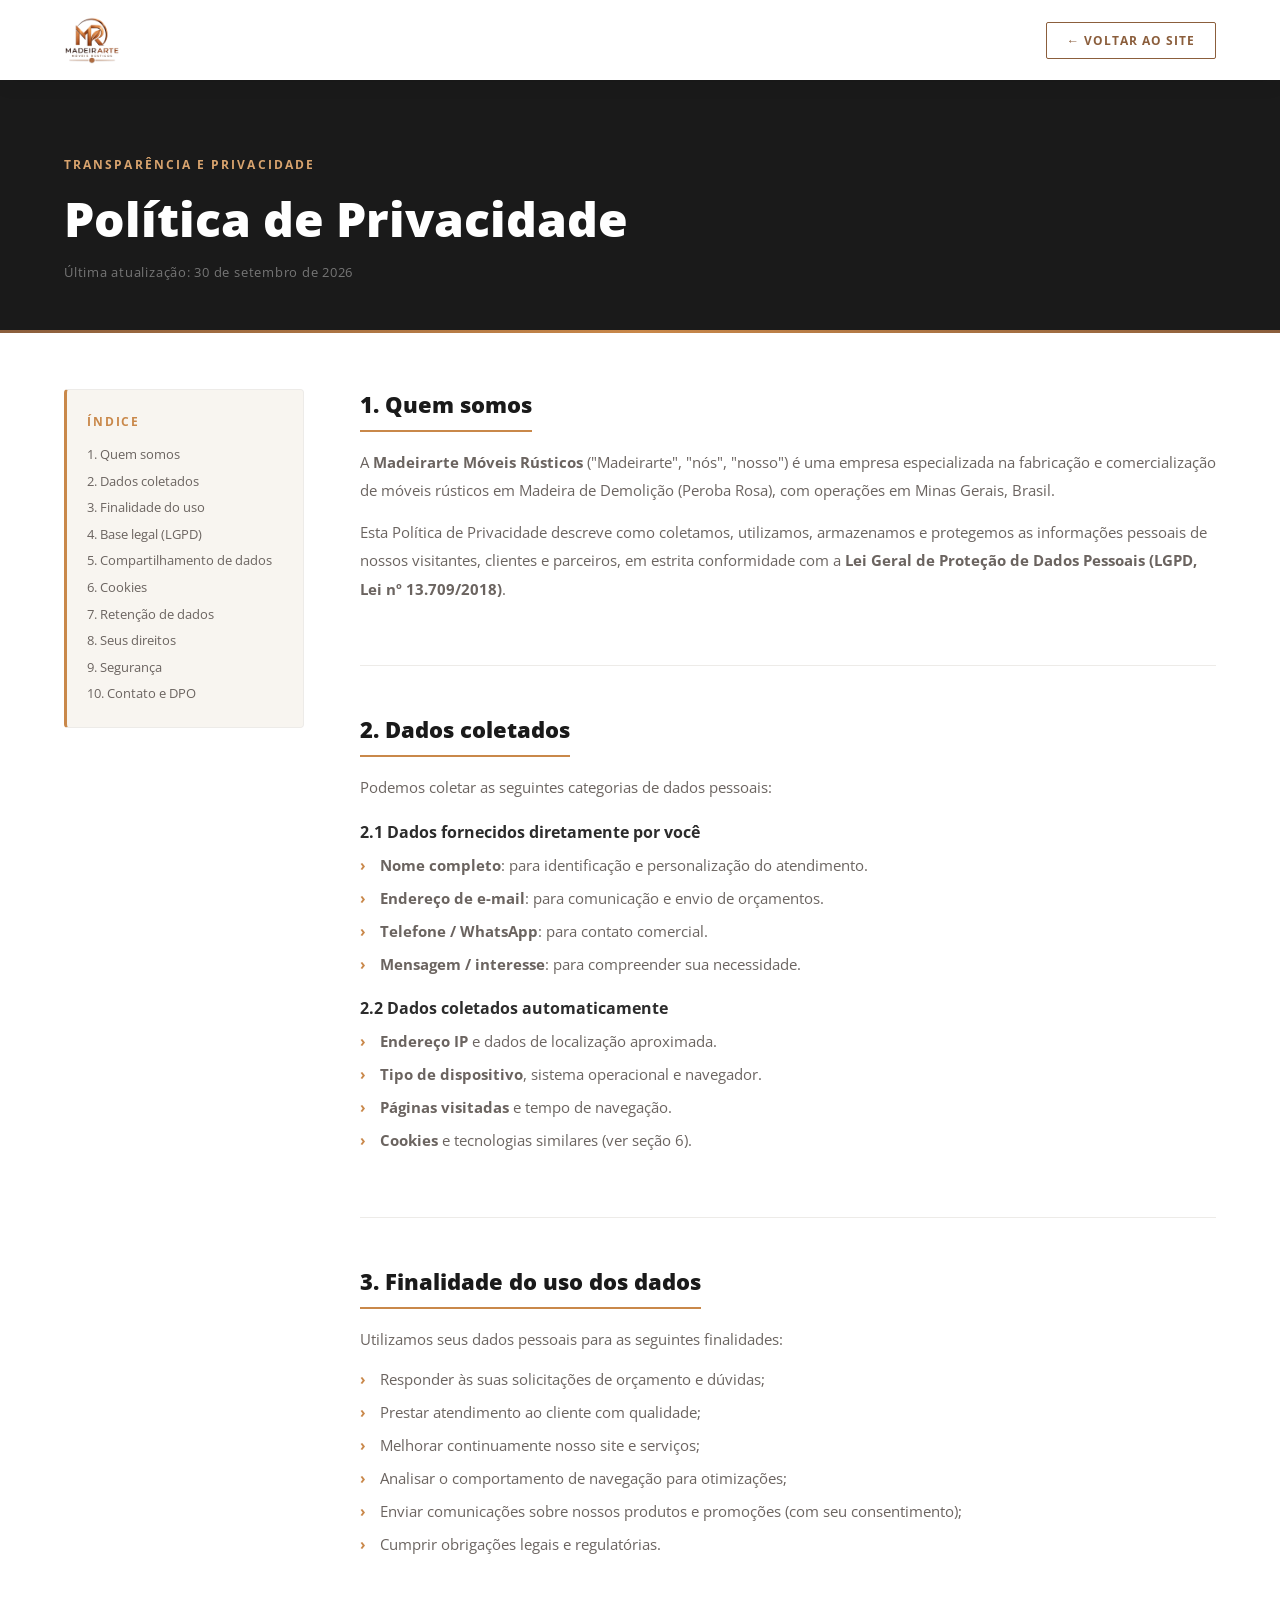
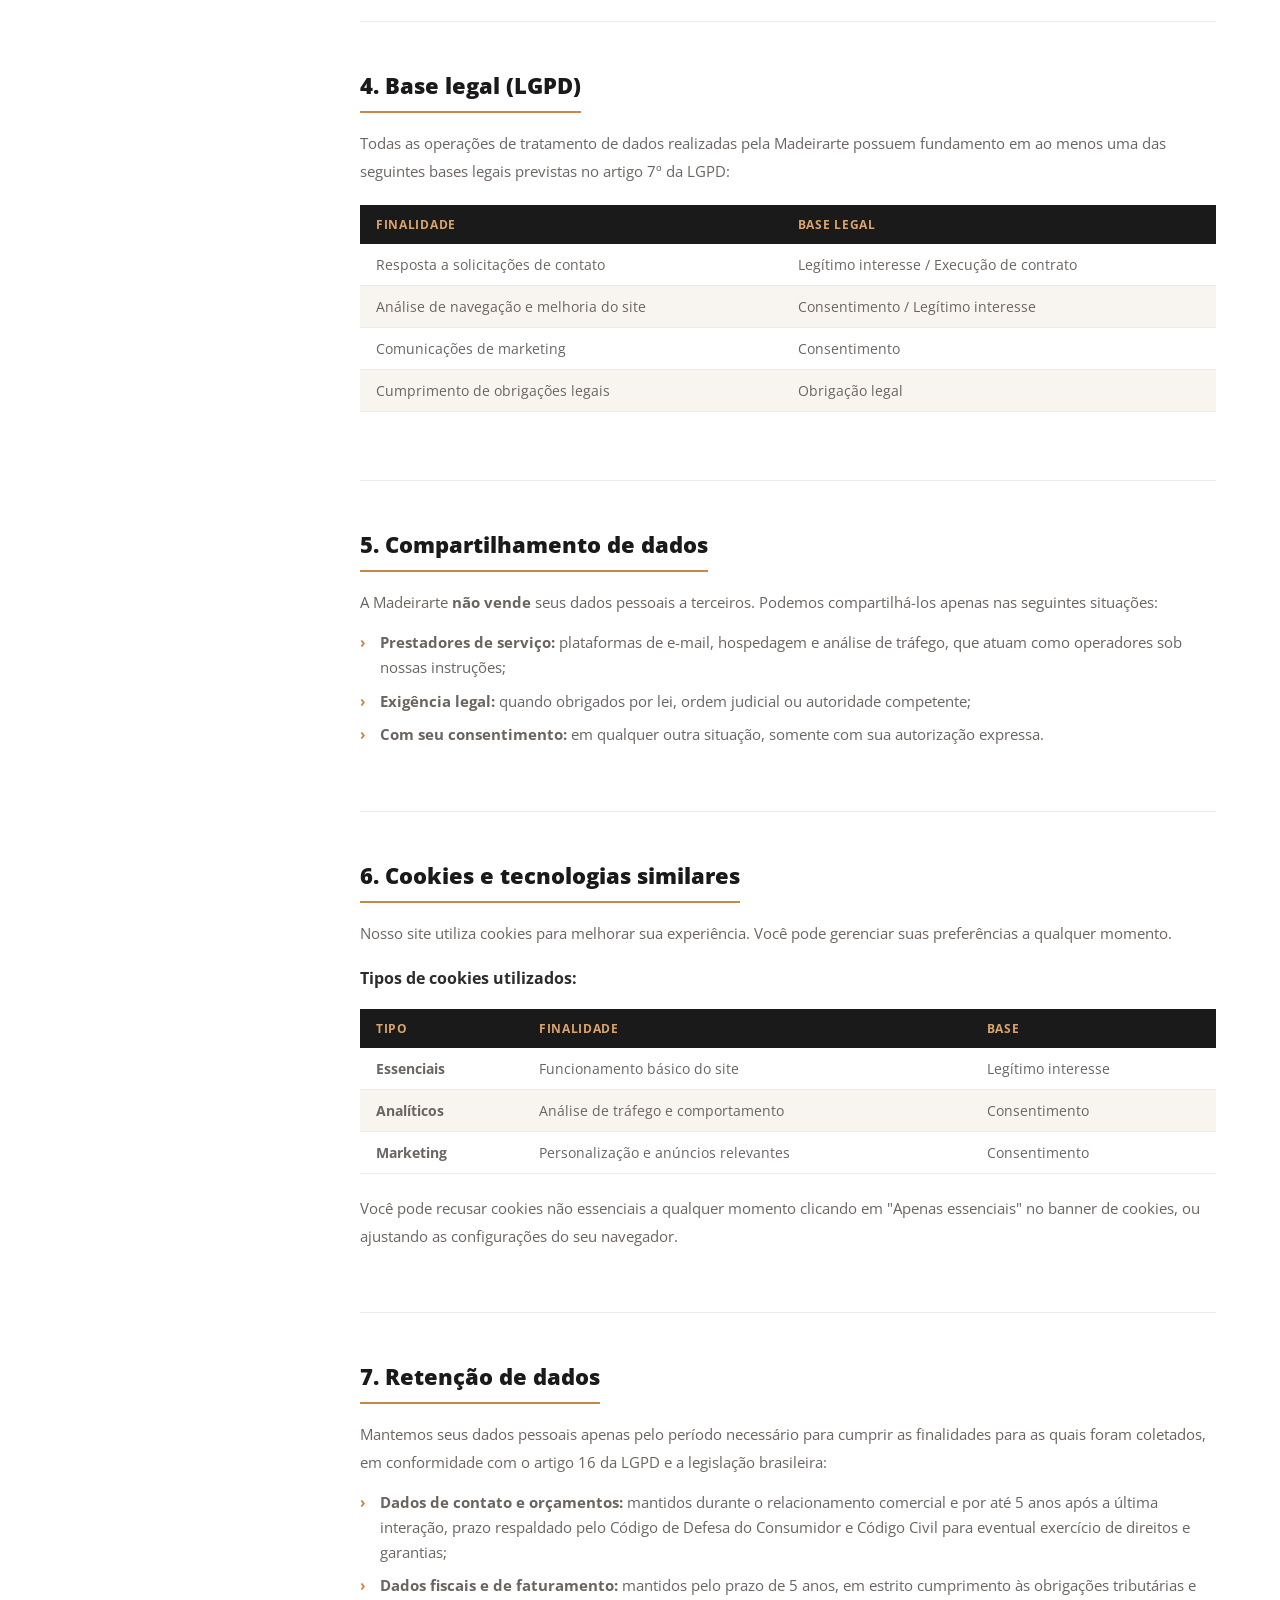
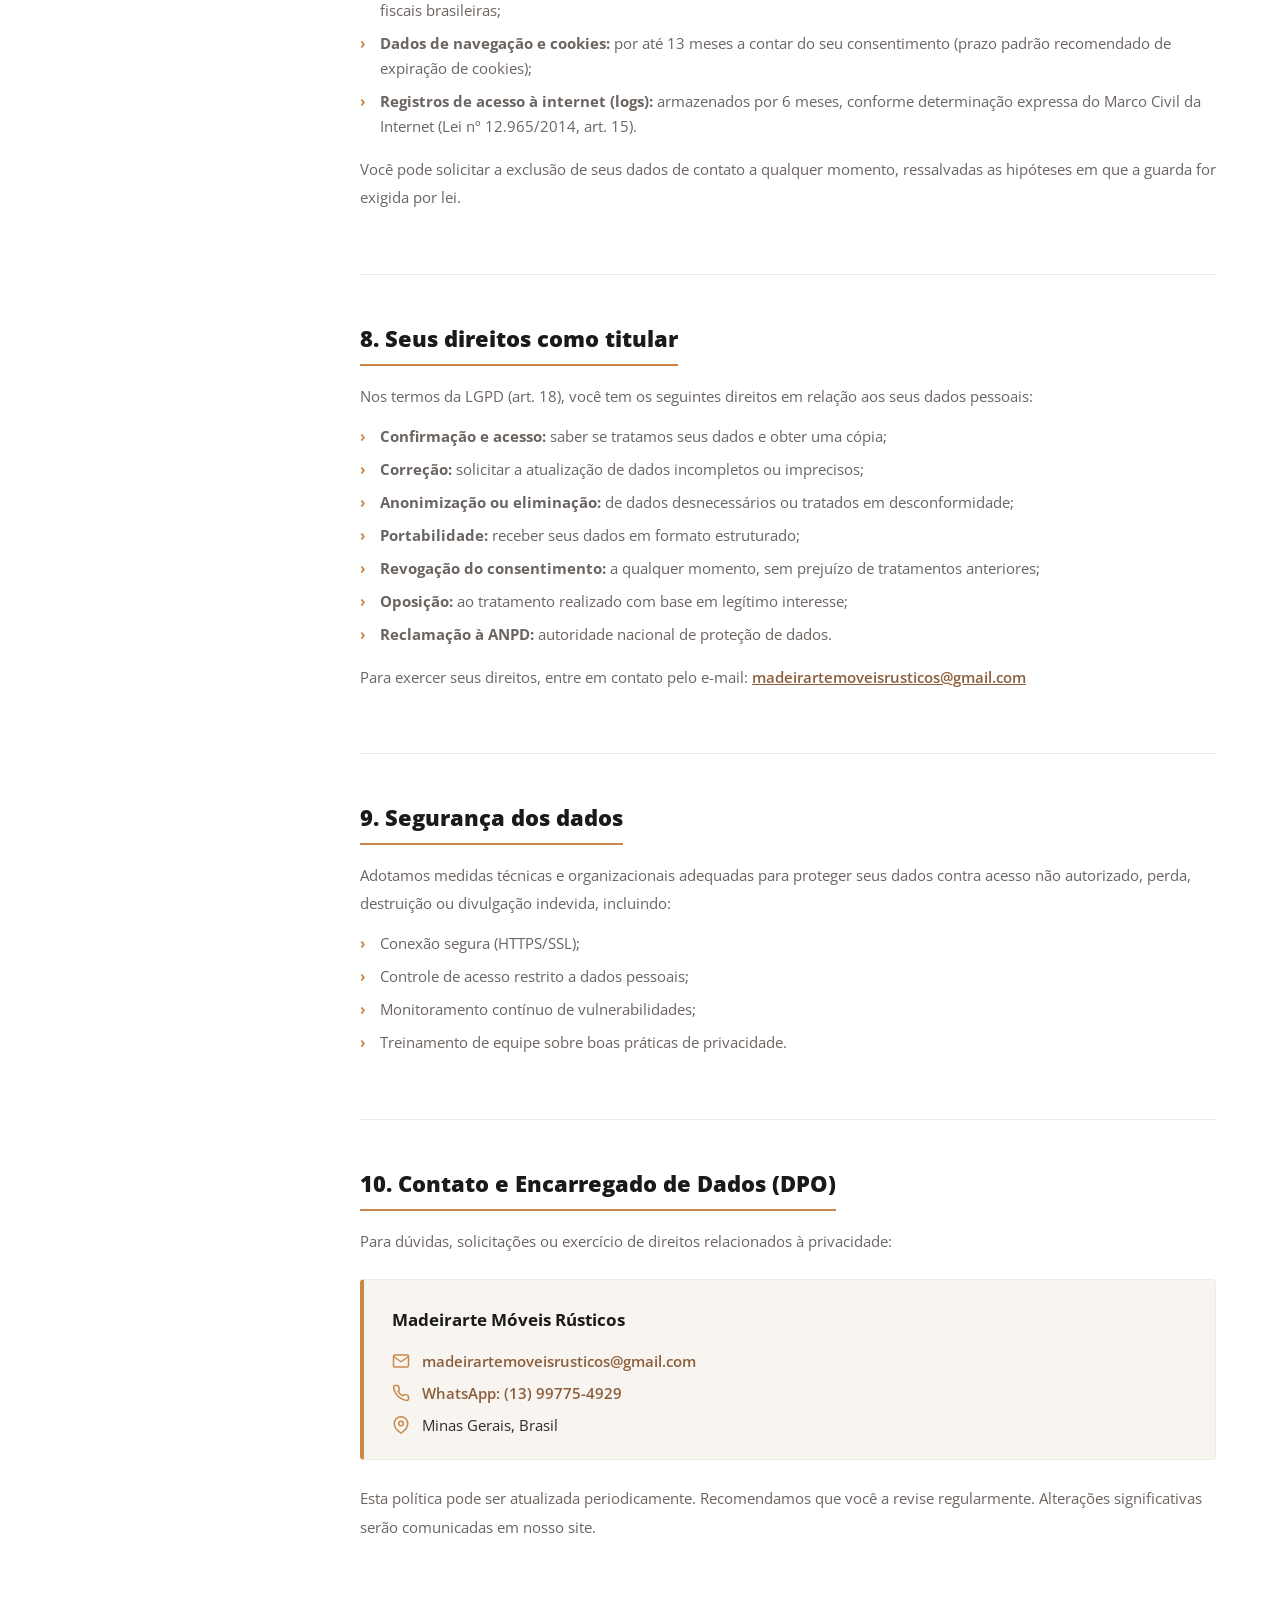
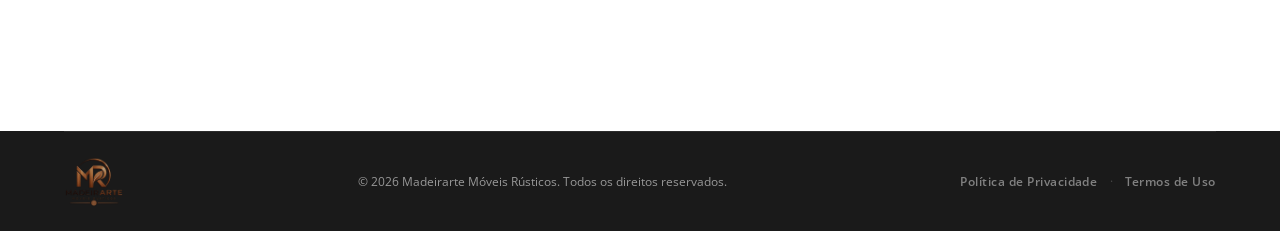
<file: politica-de-privacidade.html>
<!DOCTYPE html>
<html lang="pt-BR">
<head>
  <meta charset="UTF-8">
  <meta name="viewport" content="width=device-width, initial-scale=1.0">
  <title>Política de Privacidade — Madeirarte Móveis Rústicos</title>
  <link rel="icon" type="image/png" href="logo-transparent.png">
  <link rel="shortcut icon" type="image/png" href="logo-transparent.png">
  <link rel="apple-touch-icon" href="logo-transparent.png">
  <meta name="description" content="Política de Privacidade da Madeirarte Móveis Rústicos — como coletamos, usamos e protegemos seus dados pessoais conforme a LGPD.">
  <link rel="preconnect" href="https://fonts.googleapis.com">
  <link rel="preconnect" href="https://fonts.gstatic.com" crossorigin>
  <link href="https://fonts.googleapis.com/css2?family=Open+Sans:wght@300;400;600;700;800&display=swap" rel="stylesheet">
  <link rel="stylesheet" href="style.css">
  <link rel="stylesheet" href="legal.css">
</head>
<body class="pagina-legal">

  <!-- HEADER SIMPLES -->
  <header id="header" class="scrolled">
    <div class="header-inner container">
      <a href="index.html" class="logo-link">
        <img src="logo-transparent.png" alt="Madeirarte" class="header-logo-img">
      </a>
      <a href="index.html" class="btn-voltar">← Voltar ao site</a>
    </div>
  </header>

  <!-- CONTEÚDO -->
  <main class="legal-main">
    <div class="legal-hero">
      <div class="container">
        <p class="section-label light">Transparência e privacidade</p>
        <h1>Política de Privacidade</h1>
        <p class="legal-updated">Última atualização: 30 de setembro de 2026</p>
      </div>
    </div>

    <div class="legal-body container">

      <div class="legal-toc">
        <h3>Índice</h3>
        <ul>
          <li><a href="#s1">1. Quem somos</a></li>
          <li><a href="#s2">2. Dados coletados</a></li>
          <li><a href="#s3">3. Finalidade do uso</a></li>
          <li><a href="#s4">4. Base legal (LGPD)</a></li>
          <li><a href="#s5">5. Compartilhamento de dados</a></li>
          <li><a href="#s6">6. Cookies</a></li>
          <li><a href="#s7">7. Retenção de dados</a></li>
          <li><a href="#s8">8. Seus direitos</a></li>
          <li><a href="#s9">9. Segurança</a></li>
          <li><a href="#s10">10. Contato e DPO</a></li>
        </ul>
      </div>

      <div class="legal-content">

        <section id="s1" class="legal-section">
          <h2>1. Quem somos</h2>
          <p>A <strong>Madeirarte Móveis Rústicos</strong> ("Madeirarte", "nós", "nosso") é uma empresa especializada na fabricação e comercialização de móveis rústicos em Madeira de Demolição (Peroba Rosa), com operações em Minas Gerais, Brasil.</p>
          <p>Esta Política de Privacidade descreve como coletamos, utilizamos, armazenamos e protegemos as informações pessoais de nossos visitantes, clientes e parceiros, em estrita conformidade com a <strong>Lei Geral de Proteção de Dados Pessoais (LGPD, Lei nº 13.709/2018)</strong>.</p>
        </section>

        <section id="s2" class="legal-section">
          <h2>2. Dados coletados</h2>
          <p>Podemos coletar as seguintes categorias de dados pessoais:</p>
          <h3>2.1 Dados fornecidos diretamente por você</h3>
          <ul>
            <li><strong>Nome completo</strong>: para identificação e personalização do atendimento.</li>
            <li><strong>Endereço de e-mail</strong>: para comunicação e envio de orçamentos.</li>
            <li><strong>Telefone / WhatsApp</strong>: para contato comercial.</li>
            <li><strong>Mensagem / interesse</strong>: para compreender sua necessidade.</li>
          </ul>
          <h3>2.2 Dados coletados automaticamente</h3>
          <ul>
            <li><strong>Endereço IP</strong> e dados de localização aproximada.</li>
            <li><strong>Tipo de dispositivo</strong>, sistema operacional e navegador.</li>
            <li><strong>Páginas visitadas</strong> e tempo de navegação.</li>
            <li><strong>Cookies</strong> e tecnologias similares (ver seção 6).</li>
          </ul>
        </section>

        <section id="s3" class="legal-section">
          <h2>3. Finalidade do uso dos dados</h2>
          <p>Utilizamos seus dados pessoais para as seguintes finalidades:</p>
          <ul>
            <li>Responder às suas solicitações de orçamento e dúvidas;</li>
            <li>Prestar atendimento ao cliente com qualidade;</li>
            <li>Melhorar continuamente nosso site e serviços;</li>
            <li>Analisar o comportamento de navegação para otimizações;</li>
            <li>Enviar comunicações sobre nossos produtos e promoções (com seu consentimento);</li>
            <li>Cumprir obrigações legais e regulatórias.</li>
          </ul>
        </section>

        <section id="s4" class="legal-section">
          <h2>4. Base legal (LGPD)</h2>
          <p>Todas as operações de tratamento de dados realizadas pela Madeirarte possuem fundamento em ao menos uma das seguintes bases legais previstas no artigo 7º da LGPD:</p>
          <div class="legal-table">
            <table>
              <thead>
                <tr><th>Finalidade</th><th>Base Legal</th></tr>
              </thead>
              <tbody>
                <tr><td>Resposta a solicitações de contato</td><td>Legítimo interesse / Execução de contrato</td></tr>
                <tr><td>Análise de navegação e melhoria do site</td><td>Consentimento / Legítimo interesse</td></tr>
                <tr><td>Comunicações de marketing</td><td>Consentimento</td></tr>
                <tr><td>Cumprimento de obrigações legais</td><td>Obrigação legal</td></tr>
              </tbody>
            </table>
          </div>
        </section>

        <section id="s5" class="legal-section">
          <h2>5. Compartilhamento de dados</h2>
          <p>A Madeirarte <strong>não vende</strong> seus dados pessoais a terceiros. Podemos compartilhá-los apenas nas seguintes situações:</p>
          <ul>
            <li><strong>Prestadores de serviço:</strong> plataformas de e-mail, hospedagem e análise de tráfego, que atuam como operadores sob nossas instruções;</li>
            <li><strong>Exigência legal:</strong> quando obrigados por lei, ordem judicial ou autoridade competente;</li>
            <li><strong>Com seu consentimento:</strong> em qualquer outra situação, somente com sua autorização expressa.</li>
          </ul>
        </section>

        <section id="s6" class="legal-section">
          <h2>6. Cookies e tecnologias similares</h2>
          <p>Nosso site utiliza cookies para melhorar sua experiência. Você pode gerenciar suas preferências a qualquer momento.</p>
          <h3>Tipos de cookies utilizados:</h3>
          <div class="legal-table">
            <table>
              <thead>
                <tr><th>Tipo</th><th>Finalidade</th><th>Base</th></tr>
              </thead>
              <tbody>
                <tr><td><strong>Essenciais</strong></td><td>Funcionamento básico do site</td><td>Legítimo interesse</td></tr>
                <tr><td><strong>Analíticos</strong></td><td>Análise de tráfego e comportamento</td><td>Consentimento</td></tr>
                <tr><td><strong>Marketing</strong></td><td>Personalização e anúncios relevantes</td><td>Consentimento</td></tr>
              </tbody>
            </table>
          </div>
          <p>Você pode recusar cookies não essenciais a qualquer momento clicando em "Apenas essenciais" no banner de cookies, ou ajustando as configurações do seu navegador.</p>
        </section>

        <section id="s7" class="legal-section">
          <h2>7. Retenção de dados</h2>
          <p>Mantemos seus dados pessoais apenas pelo período necessário para cumprir as finalidades para as quais foram coletados, em conformidade com o artigo 16 da LGPD e a legislação brasileira:</p>
          <ul>
            <li><strong>Dados de contato e orçamentos:</strong> mantidos durante o relacionamento comercial e por até 5 anos após a última interação, prazo respaldado pelo Código de Defesa do Consumidor e Código Civil para eventual exercício de direitos e garantias;</li>
            <li><strong>Dados fiscais e de faturamento:</strong> mantidos pelo prazo de 5 anos, em estrito cumprimento às obrigações tributárias e fiscais brasileiras;</li>
            <li><strong>Dados de navegação e cookies:</strong> por até 13 meses a contar do seu consentimento (prazo padrão recomendado de expiração de cookies);</li>
            <li><strong>Registros de acesso à internet (logs):</strong> armazenados por 6 meses, conforme determinação expressa do Marco Civil da Internet (Lei nº 12.965/2014, art. 15).</li>
          </ul>
          <p>Você pode solicitar a exclusão de seus dados de contato a qualquer momento, ressalvadas as hipóteses em que a guarda for exigida por lei.</p>
        </section>

        <section id="s8" class="legal-section">
          <h2>8. Seus direitos como titular</h2>
          <p>Nos termos da LGPD (art. 18), você tem os seguintes direitos em relação aos seus dados pessoais:</p>
          <ul>
            <li><strong>Confirmação e acesso:</strong> saber se tratamos seus dados e obter uma cópia;</li>
            <li><strong>Correção:</strong> solicitar a atualização de dados incompletos ou imprecisos;</li>
            <li><strong>Anonimização ou eliminação:</strong> de dados desnecessários ou tratados em desconformidade;</li>
            <li><strong>Portabilidade:</strong> receber seus dados em formato estruturado;</li>
            <li><strong>Revogação do consentimento:</strong> a qualquer momento, sem prejuízo de tratamentos anteriores;</li>
            <li><strong>Oposição:</strong> ao tratamento realizado com base em legítimo interesse;</li>
            <li><strong>Reclamação à ANPD:</strong> autoridade nacional de proteção de dados.</li>
          </ul>
          <p>Para exercer seus direitos, entre em contato pelo e-mail: <a href="mailto:madeirartemoveisrusticos@gmail.com">madeirartemoveisrusticos@gmail.com</a></p>
        </section>

        <section id="s9" class="legal-section">
          <h2>9. Segurança dos dados</h2>
          <p>Adotamos medidas técnicas e organizacionais adequadas para proteger seus dados contra acesso não autorizado, perda, destruição ou divulgação indevida, incluindo:</p>
          <ul>
            <li>Conexão segura (HTTPS/SSL);</li>
            <li>Controle de acesso restrito a dados pessoais;</li>
            <li>Monitoramento contínuo de vulnerabilidades;</li>
            <li>Treinamento de equipe sobre boas práticas de privacidade.</li>
          </ul>
        </section>

        <section id="s10" class="legal-section">
          <h2>10. Contato e Encarregado de Dados (DPO)</h2>
          <p>Para dúvidas, solicitações ou exercício de direitos relacionados à privacidade:</p>
          <div class="legal-contact-box">
            <p class="legal-contact-title">Madeirarte Móveis Rústicos</p>
            <div class="legal-contact-item">
              <svg xmlns="http://www.w3.org/2000/svg" viewBox="0 0 24 24" fill="none" stroke="currentColor" stroke-width="2" stroke-linecap="round" stroke-linejoin="round"><path d="M4 4h16c1.1 0 2 .9 2 2v12c0 1.1-.9 2-2 2H4c-1.1 0-2-.9-2-2V6c0-1.1.9-2 2-2z"></path><polyline points="22,6 12,13 2,6"></polyline></svg>
              <a href="mailto:madeirartemoveisrusticos@gmail.com">madeirartemoveisrusticos@gmail.com</a>
            </div>
            <div class="legal-contact-item">
              <svg xmlns="http://www.w3.org/2000/svg" viewBox="0 0 24 24" fill="none" stroke="currentColor" stroke-width="2" stroke-linecap="round" stroke-linejoin="round"><path d="M22 16.92v3a2 2 0 0 1-2.18 2 19.79 19.79 0 0 1-8.63-3.07 19.5 19.5 0 0 1-6-6 19.79 19.79 0 0 1-3.07-8.67A2 2 0 0 1 4.11 2h3a2 2 0 0 1 2 1.72 12.84 12.84 0 0 0 .7 2.81 2 2 0 0 1-.45 2.11L8.09 9.91a16 16 0 0 0 6 6l1.27-1.27a2 2 0 0 1 2.11-.45 12.84 12.84 0 0 0 2.81.7A2 2 0 0 1 22 16.92z"></path></svg>
              <a href="https://wa.me/5513997754929" target="_blank">WhatsApp: (13) 99775-4929</a>
            </div>
            <div class="legal-contact-item">
              <svg xmlns="http://www.w3.org/2000/svg" viewBox="0 0 24 24" fill="none" stroke="currentColor" stroke-width="2" stroke-linecap="round" stroke-linejoin="round"><path d="M21 10c0 7-9 13-9 13s-9-6-9-13a9 9 0 0 1 18 0z"></path><circle cx="12" cy="10" r="3"></circle></svg>
              <span>Minas Gerais, Brasil</span>
            </div>
          </div>
          <p>Esta política pode ser atualizada periodicamente. Recomendamos que você a revise regularmente. Alterações significativas serão comunicadas em nosso site.</p>
        </section>

      </div>
    </div>
  </main>

  <!-- FOOTER SIMPLES -->
  <footer class="footer footer-legal">
    <div class="container">
      <div class="footer-bottom">
        <div class="footer-bottom-left">
          <img src="logo-transparent.png" alt="Madeirarte" class="footer-logo-img">
        </div>
        <div class="footer-bottom-center">
          <p>&copy; 2026 Madeirarte Móveis Rústicos. Todos os direitos reservados.</p>
        </div>
        <div class="footer-bottom-right">
          <a href="politica-de-privacidade.html">Política de Privacidade</a>
          <span>·</span>
          <a href="termos-de-uso.html">Termos de Uso</a>
        </div>
      </div>
    </div>
  </footer>

</body>
</html>
</file>
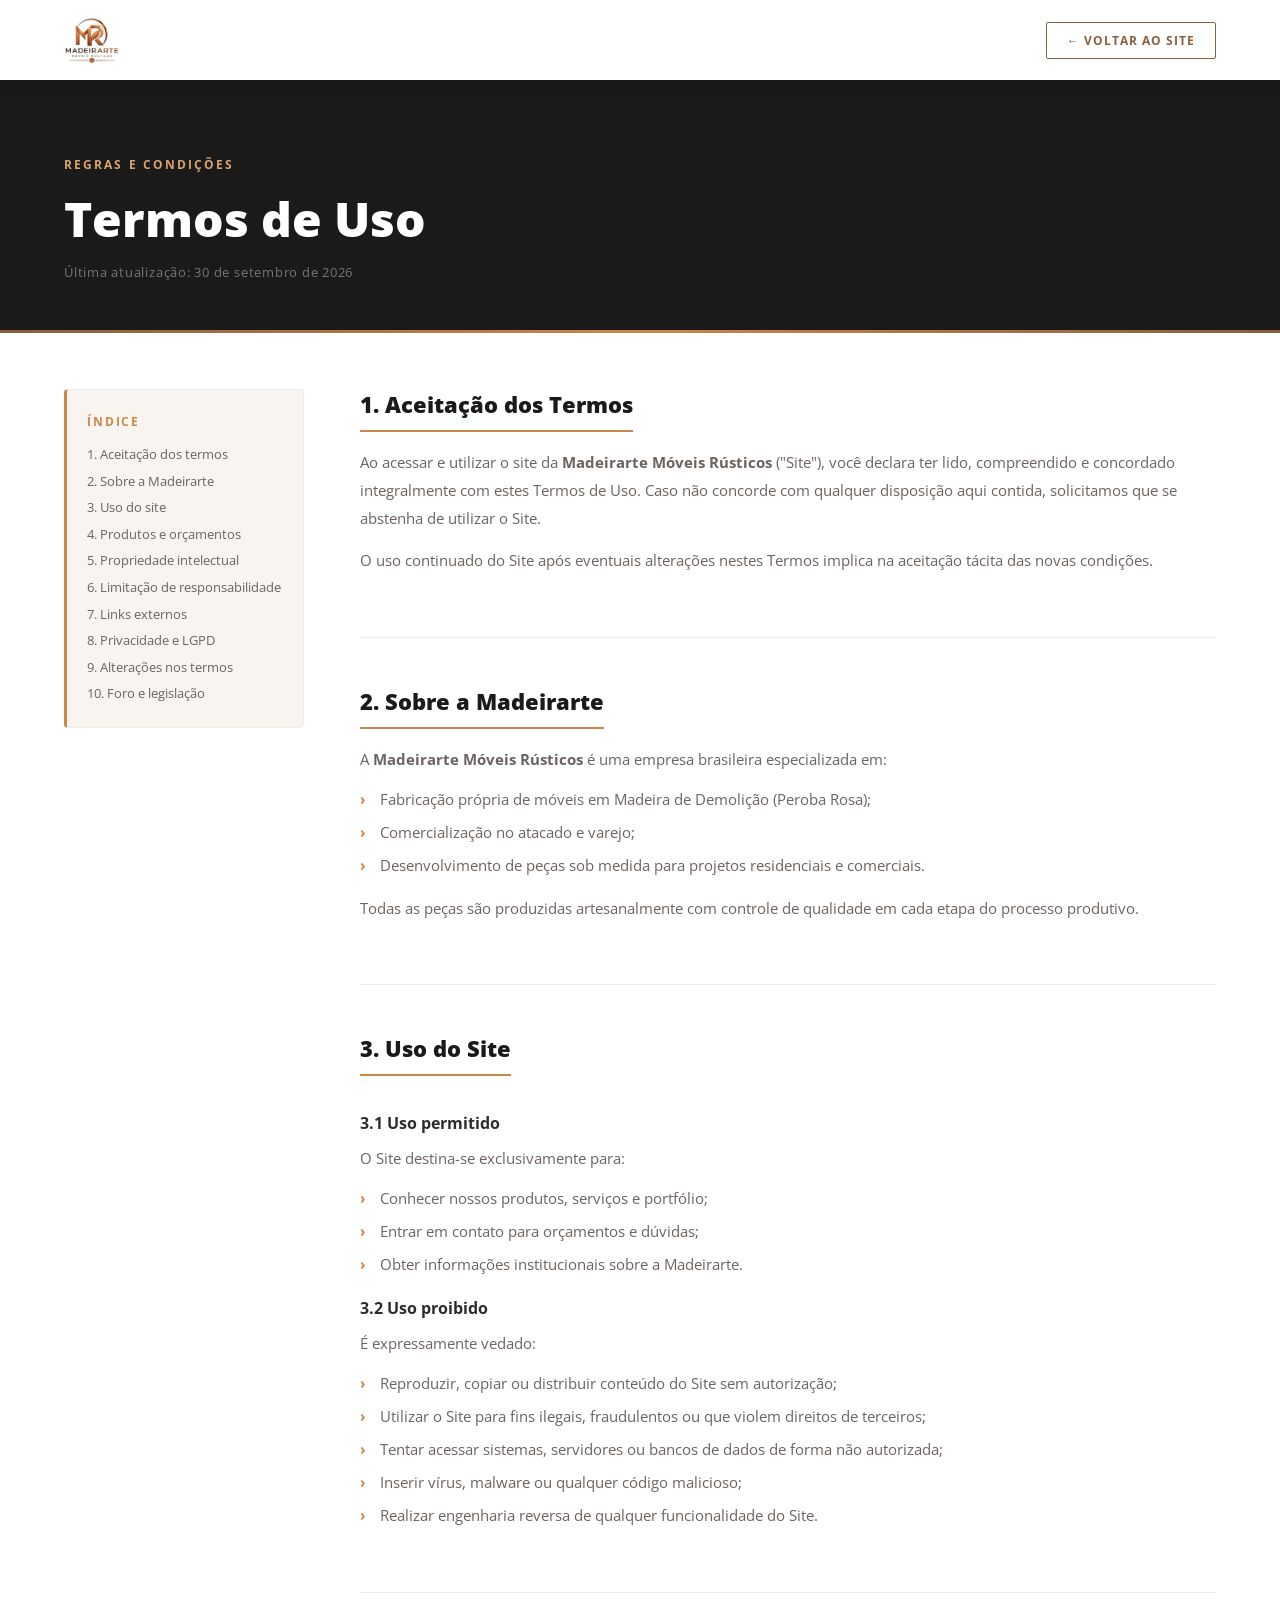
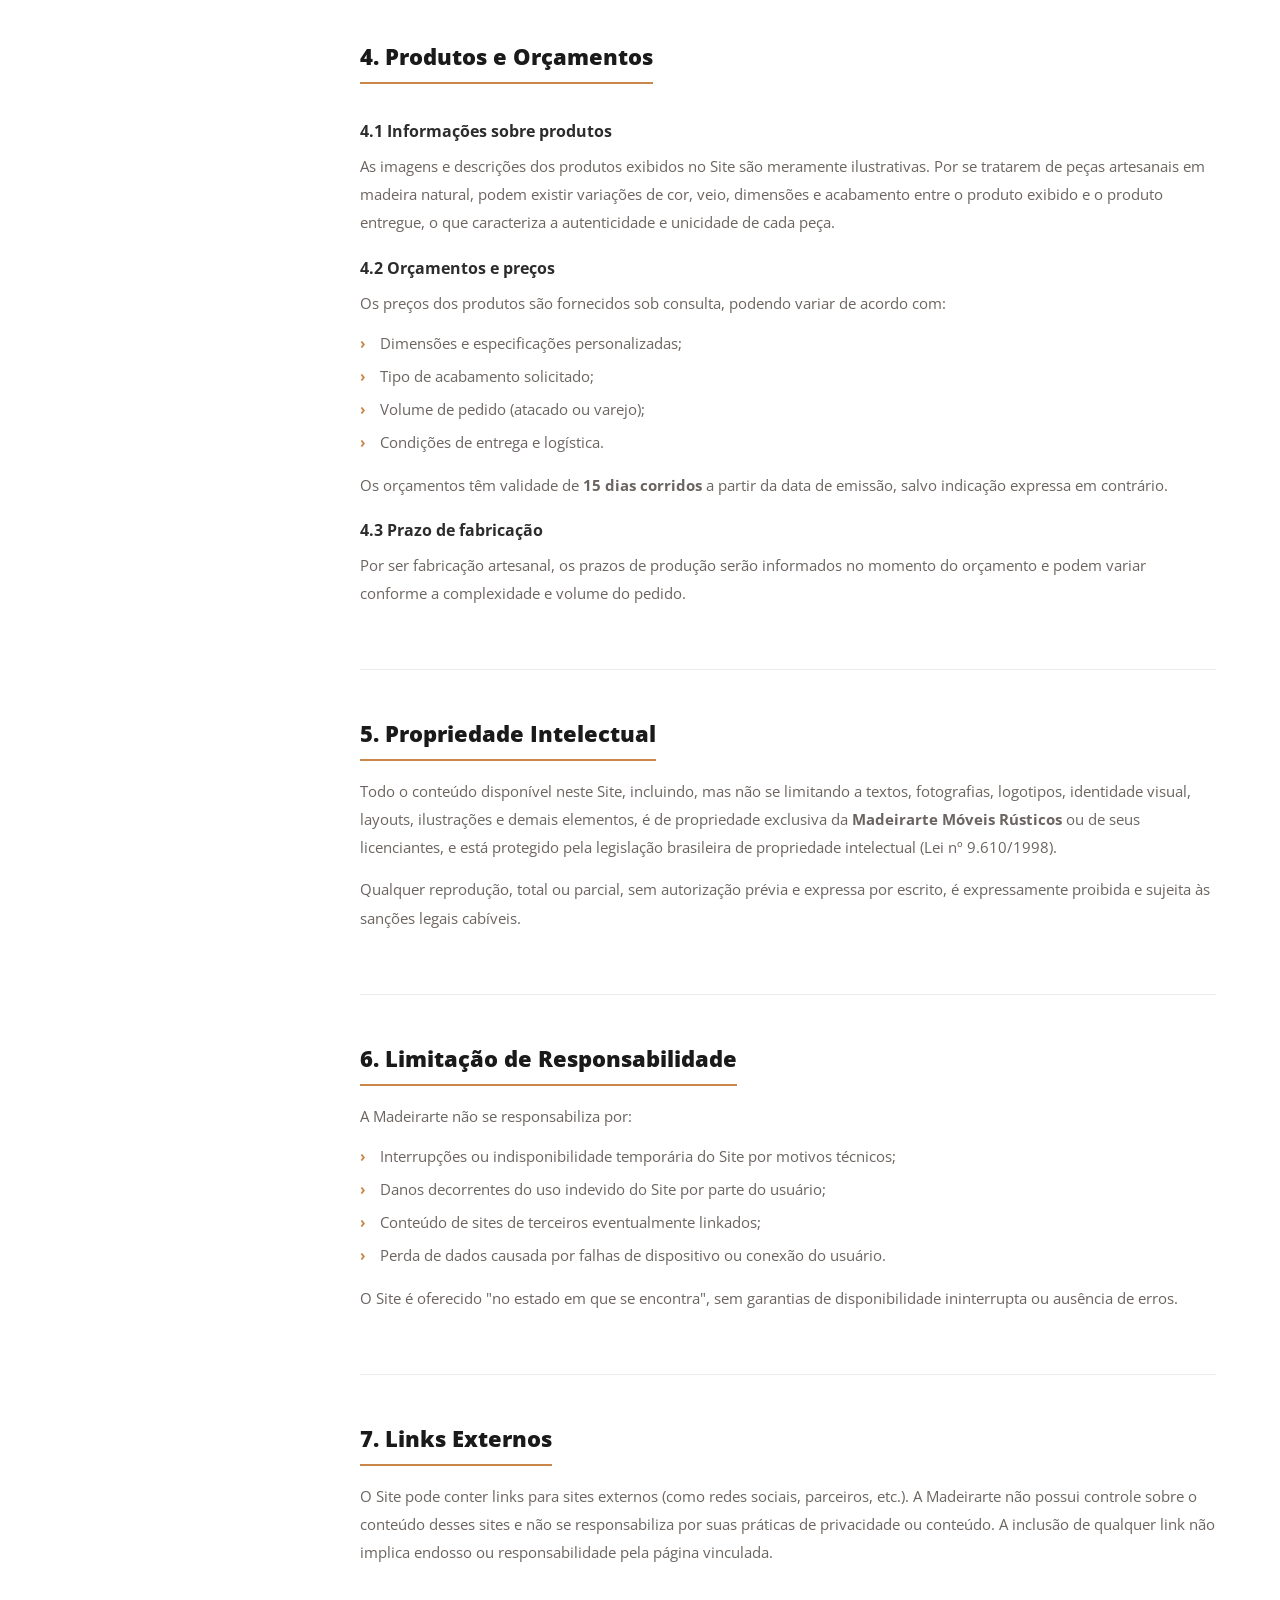
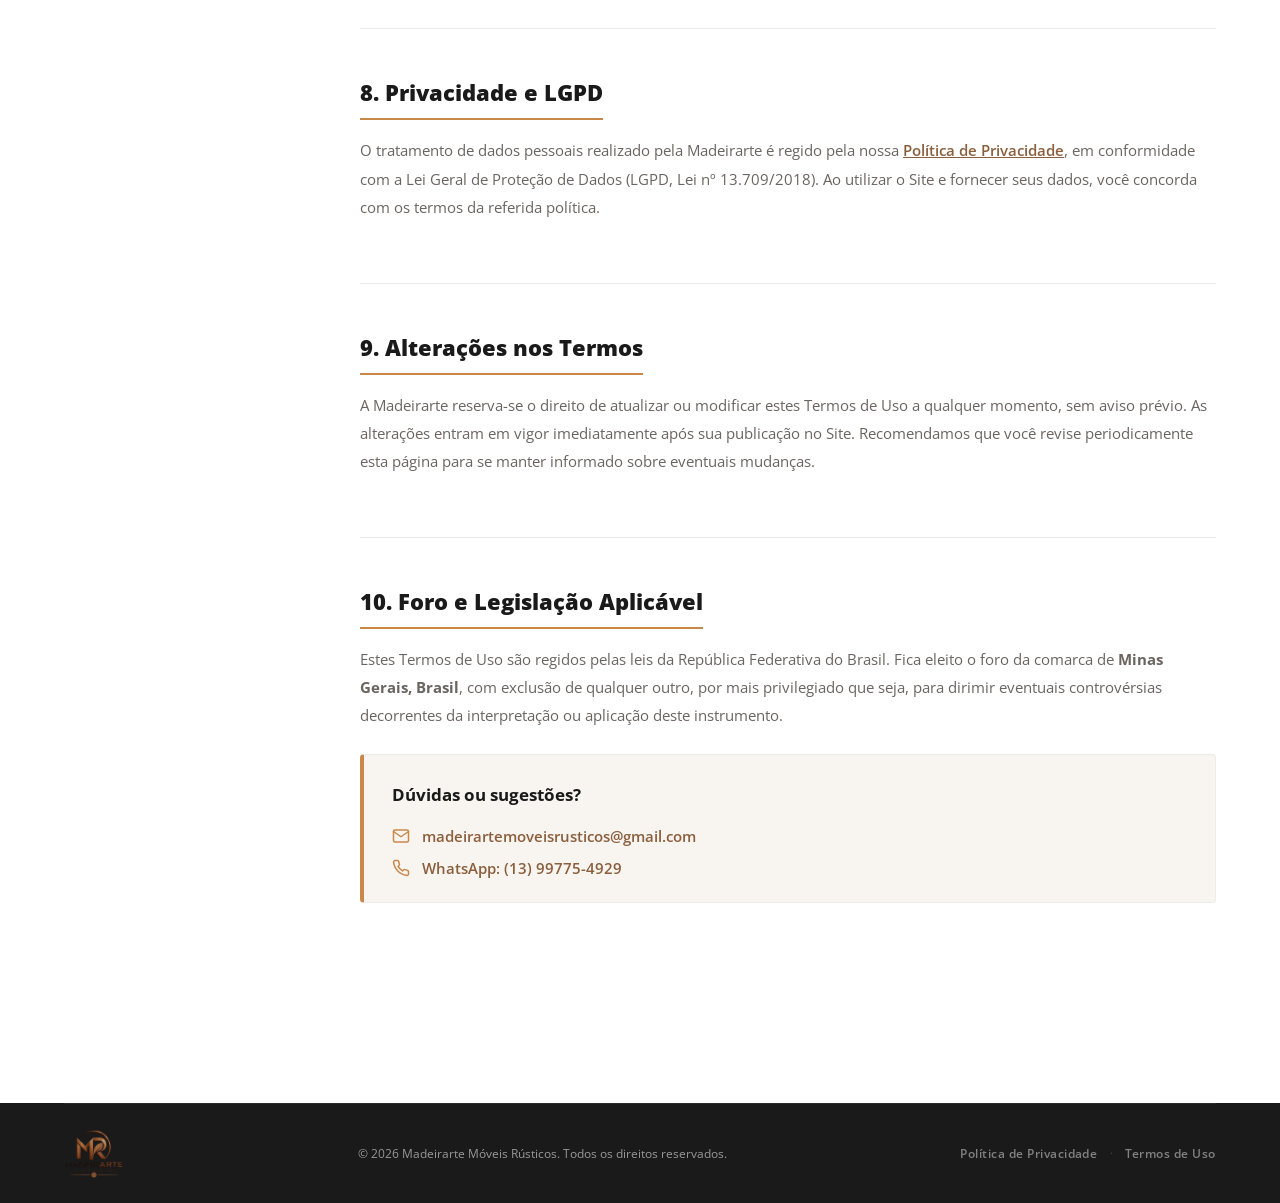
<file: termos-de-uso.html>
<!DOCTYPE html>
<html lang="pt-BR">
<head>
  <meta charset="UTF-8">
  <meta name="viewport" content="width=device-width, initial-scale=1.0">
  <title>Termos de Uso | Madeirarte Móveis Rústicos</title>
  <link rel="icon" type="image/png" href="logo-transparent.png">
  <link rel="shortcut icon" type="image/png" href="logo-transparent.png">
  <link rel="apple-touch-icon" href="logo-transparent.png">
  <meta name="description" content="Termos de Uso da Madeirarte Móveis Rústicos, condições gerais de uso do site e aquisição de produtos.">
  <link rel="preconnect" href="https://fonts.googleapis.com">
  <link rel="preconnect" href="https://fonts.gstatic.com" crossorigin>
  <link href="https://fonts.googleapis.com/css2?family=Open+Sans:wght@300;400;600;700;800&display=swap" rel="stylesheet">
  <link rel="stylesheet" href="style.css">
  <link rel="stylesheet" href="legal.css">
</head>
<body class="pagina-legal">

  <!-- HEADER SIMPLES -->
  <header id="header" class="scrolled">
    <div class="header-inner container">
      <a href="index.html" class="logo-link">
        <img src="logo-transparent.png" alt="Madeirarte" class="header-logo-img">
      </a>
      <a href="index.html" class="btn-voltar">← Voltar ao site</a>
    </div>
  </header>

  <!-- CONTEÚDO -->
  <main class="legal-main">
    <div class="legal-hero">
      <div class="container">
        <p class="section-label light">Regras e condições</p>
        <h1>Termos de Uso</h1>
        <p class="legal-updated">Última atualização: 30 de setembro de 2026</p>
      </div>
    </div>

    <div class="legal-body container">

      <div class="legal-toc">
        <h3>Índice</h3>
        <ul>
          <li><a href="#t1">1. Aceitação dos termos</a></li>
          <li><a href="#t2">2. Sobre a Madeirarte</a></li>
          <li><a href="#t3">3. Uso do site</a></li>
          <li><a href="#t4">4. Produtos e orçamentos</a></li>
          <li><a href="#t5">5. Propriedade intelectual</a></li>
          <li><a href="#t6">6. Limitação de responsabilidade</a></li>
          <li><a href="#t7">7. Links externos</a></li>
          <li><a href="#t8">8. Privacidade e LGPD</a></li>
          <li><a href="#t9">9. Alterações nos termos</a></li>
          <li><a href="#t10">10. Foro e legislação</a></li>
        </ul>
      </div>

      <div class="legal-content">

        <section id="t1" class="legal-section">
          <h2>1. Aceitação dos Termos</h2>
          <p>Ao acessar e utilizar o site da <strong>Madeirarte Móveis Rústicos</strong> ("Site"), você declara ter lido, compreendido e concordado integralmente com estes Termos de Uso. Caso não concorde com qualquer disposição aqui contida, solicitamos que se abstenha de utilizar o Site.</p>
          <p>O uso continuado do Site após eventuais alterações nestes Termos implica na aceitação tácita das novas condições.</p>
        </section>

        <section id="t2" class="legal-section">
          <h2>2. Sobre a Madeirarte</h2>
          <p>A <strong>Madeirarte Móveis Rústicos</strong> é uma empresa brasileira especializada em:</p>
          <ul>
            <li>Fabricação própria de móveis em Madeira de Demolição (Peroba Rosa);</li>
            <li>Comercialização no atacado e varejo;</li>
            <li>Desenvolvimento de peças sob medida para projetos residenciais e comerciais.</li>
          </ul>
          <p>Todas as peças são produzidas artesanalmente com controle de qualidade em cada etapa do processo produtivo.</p>
        </section>

        <section id="t3" class="legal-section">
          <h2>3. Uso do Site</h2>
          <h3>3.1 Uso permitido</h3>
          <p>O Site destina-se exclusivamente para:</p>
          <ul>
            <li>Conhecer nossos produtos, serviços e portfólio;</li>
            <li>Entrar em contato para orçamentos e dúvidas;</li>
            <li>Obter informações institucionais sobre a Madeirarte.</li>
          </ul>
          <h3>3.2 Uso proibido</h3>
          <p>É expressamente vedado:</p>
          <ul>
            <li>Reproduzir, copiar ou distribuir conteúdo do Site sem autorização;</li>
            <li>Utilizar o Site para fins ilegais, fraudulentos ou que violem direitos de terceiros;</li>
            <li>Tentar acessar sistemas, servidores ou bancos de dados de forma não autorizada;</li>
            <li>Inserir vírus, malware ou qualquer código malicioso;</li>
            <li>Realizar engenharia reversa de qualquer funcionalidade do Site.</li>
          </ul>
        </section>

        <section id="t4" class="legal-section">
          <h2>4. Produtos e Orçamentos</h2>
          <h3>4.1 Informações sobre produtos</h3>
          <p>As imagens e descrições dos produtos exibidos no Site são meramente ilustrativas. Por se tratarem de peças artesanais em madeira natural, podem existir variações de cor, veio, dimensões e acabamento entre o produto exibido e o produto entregue, o que caracteriza a autenticidade e unicidade de cada peça.</p>
          <h3>4.2 Orçamentos e preços</h3>
          <p>Os preços dos produtos são fornecidos sob consulta, podendo variar de acordo com:</p>
          <ul>
            <li>Dimensões e especificações personalizadas;</li>
            <li>Tipo de acabamento solicitado;</li>
            <li>Volume de pedido (atacado ou varejo);</li>
            <li>Condições de entrega e logística.</li>
          </ul>
          <p>Os orçamentos têm validade de <strong>15 dias corridos</strong> a partir da data de emissão, salvo indicação expressa em contrário.</p>
          <h3>4.3 Prazo de fabricação</h3>
          <p>Por ser fabricação artesanal, os prazos de produção serão informados no momento do orçamento e podem variar conforme a complexidade e volume do pedido.</p>
        </section>

        <section id="t5" class="legal-section">
          <h2>5. Propriedade Intelectual</h2>
          <p>Todo o conteúdo disponível neste Site, incluindo, mas não se limitando a textos, fotografias, logotipos, identidade visual, layouts, ilustrações e demais elementos, é de propriedade exclusiva da <strong>Madeirarte Móveis Rústicos</strong> ou de seus licenciantes, e está protegido pela legislação brasileira de propriedade intelectual (Lei nº 9.610/1998).</p>
          <p>Qualquer reprodução, total ou parcial, sem autorização prévia e expressa por escrito, é expressamente proibida e sujeita às sanções legais cabíveis.</p>
        </section>

        <section id="t6" class="legal-section">
          <h2>6. Limitação de Responsabilidade</h2>
          <p>A Madeirarte não se responsabiliza por:</p>
          <ul>
            <li>Interrupções ou indisponibilidade temporária do Site por motivos técnicos;</li>
            <li>Danos decorrentes do uso indevido do Site por parte do usuário;</li>
            <li>Conteúdo de sites de terceiros eventualmente linkados;</li>
            <li>Perda de dados causada por falhas de dispositivo ou conexão do usuário.</li>
          </ul>
          <p>O Site é oferecido "no estado em que se encontra", sem garantias de disponibilidade ininterrupta ou ausência de erros.</p>
        </section>

        <section id="t7" class="legal-section">
          <h2>7. Links Externos</h2>
          <p>O Site pode conter links para sites externos (como redes sociais, parceiros, etc.). A Madeirarte não possui controle sobre o conteúdo desses sites e não se responsabiliza por suas práticas de privacidade ou conteúdo. A inclusão de qualquer link não implica endosso ou responsabilidade pela página vinculada.</p>
        </section>

        <section id="t8" class="legal-section">
          <h2>8. Privacidade e LGPD</h2>
          <p>O tratamento de dados pessoais realizado pela Madeirarte é regido pela nossa <a href="politica-de-privacidade.html">Política de Privacidade</a>, em conformidade com a Lei Geral de Proteção de Dados (LGPD, Lei nº 13.709/2018). Ao utilizar o Site e fornecer seus dados, você concorda com os termos da referida política.</p>
        </section>

        <section id="t9" class="legal-section">
          <h2>9. Alterações nos Termos</h2>
          <p>A Madeirarte reserva-se o direito de atualizar ou modificar estes Termos de Uso a qualquer momento, sem aviso prévio. As alterações entram em vigor imediatamente após sua publicação no Site. Recomendamos que você revise periodicamente esta página para se manter informado sobre eventuais mudanças.</p>
        </section>

        <section id="t10" class="legal-section">
          <h2>10. Foro e Legislação Aplicável</h2>
          <p>Estes Termos de Uso são regidos pelas leis da República Federativa do Brasil. Fica eleito o foro da comarca de <strong>Minas Gerais, Brasil</strong>, com exclusão de qualquer outro, por mais privilegiado que seja, para dirimir eventuais controvérsias decorrentes da interpretação ou aplicação deste instrumento.</p>
          <div class="legal-contact-box">
            <p class="legal-contact-title">Dúvidas ou sugestões?</p>
            <div class="legal-contact-item">
              <svg xmlns="http://www.w3.org/2000/svg" viewBox="0 0 24 24" fill="none" stroke="currentColor" stroke-width="2" stroke-linecap="round" stroke-linejoin="round"><path d="M4 4h16c1.1 0 2 .9 2 2v12c0 1.1-.9 2-2 2H4c-1.1 0-2-.9-2-2V6c0-1.1.9-2 2-2z"></path><polyline points="22,6 12,13 2,6"></polyline></svg>
              <a href="mailto:madeirartemoveisrusticos@gmail.com">madeirartemoveisrusticos@gmail.com</a>
            </div>
            <div class="legal-contact-item">
              <svg xmlns="http://www.w3.org/2000/svg" viewBox="0 0 24 24" fill="none" stroke="currentColor" stroke-width="2" stroke-linecap="round" stroke-linejoin="round"><path d="M22 16.92v3a2 2 0 0 1-2.18 2 19.79 19.79 0 0 1-8.63-3.07 19.5 19.5 0 0 1-6-6 19.79 19.79 0 0 1-3.07-8.67A2 2 0 0 1 4.11 2h3a2 2 0 0 1 2 1.72 12.84 12.84 0 0 0 .7 2.81 2 2 0 0 1-.45 2.11L8.09 9.91a16 16 0 0 0 6 6l1.27-1.27a2 2 0 0 1 2.11-.45 12.84 12.84 0 0 0 2.81.7A2 2 0 0 1 22 16.92z"></path></svg>
              <a href="https://wa.me/5513997754929" target="_blank">WhatsApp: (13) 99775-4929</a>
            </div>
          </div>
        </section>

      </div>
    </div>
  </main>

  <!-- FOOTER SIMPLES -->
  <footer class="footer footer-legal">
    <div class="container">
      <div class="footer-bottom">
        <div class="footer-bottom-left">
          <img src="logo-transparent.png" alt="Madeirarte" class="footer-logo-img">
        </div>
        <div class="footer-bottom-center">
          <p>&copy; 2026 Madeirarte Móveis Rústicos. Todos os direitos reservados.</p>
        </div>
        <div class="footer-bottom-right">
          <a href="politica-de-privacidade.html">Política de Privacidade</a>
          <span>·</span>
          <a href="termos-de-uso.html">Termos de Uso</a>
        </div>
      </div>
    </div>
  </footer>

</body>
</html>
</file>
<file: style.css>
/* ============================================================
   MADEIRARTE — style.css
   Paleta: Branco #FFFFFF | Marrom/Cobre #8B5E3C/#C9884A | Preto #1A1A1A
   Tipografia: Open Sans
   ============================================================ */

/* ---------- RESET & BASE ---------- */
*, *::before, *::after {
  box-sizing: border-box;
  margin: 0;
  padding: 0;
}

:root {
  --brown-dark:  #6B3F1F;
  --brown:       #8B5E3C;
  --copper:      #C9884A;
  --copper-light:#D9A46E;
  --black:       #1A1A1A;
  --black-soft:  #2C2C2C;
  --white:       #FFFFFF;
  --off-white:   #F8F5F0;
  --grey-light:  #EDEBE8;
  --grey-text:   #6B6460;
  --font:        'Open Sans', sans-serif;
  --ease:        cubic-bezier(.25,.46,.45,.94);
  --transition:  .45s var(--ease);
  --shadow:      0 8px 40px rgba(0,0,0,.10);
  --shadow-lg:   0 20px 60px rgba(0,0,0,.15);
}

html { scroll-behavior: smooth; font-size: 16px; }

body {
  font-family: var(--font);
  color: var(--black);
  background: var(--white);
  -webkit-font-smoothing: antialiased;
  overflow-x: hidden;
}

img { display: block; max-width: 100%; height: auto; }
a { text-decoration: none; color: inherit; }
ul { list-style: none; }
button { cursor: pointer; font-family: var(--font); border: none; background: none; }
input, select, textarea { font-family: var(--font); }
sup { font-size: .55em; vertical-align: super; }

.container {
  width: 100%;
  max-width: 1200px;
  margin: 0 auto;
  padding: 0 24px;
}

.section-pad { padding: 100px 0; }
.bg-dark    { background: var(--black); }
.bg-offwhite{ background: var(--off-white); }
.hidden-mobile { display: flex !important; }

/* ---------- SCROLL REVEAL ---------- */
.reveal {
  opacity: 0;
  transform: translateY(32px);
  transition: opacity .7s var(--ease), transform .7s var(--ease);
}
.reveal.visible {
  opacity: 1;
  transform: translateY(0);
}
.delay-1 { transition-delay: .12s; }
.delay-2 { transition-delay: .24s; }
.delay-3 { transition-delay: .36s; }

/* ---------- TYPOGRAPHY ---------- */
.section-label {
  display: inline-block;
  font-size: .72rem;
  font-weight: 700;
  letter-spacing: .18em;
  text-transform: uppercase;
  color: var(--copper);
  margin-bottom: 14px;
}
.section-label.light { color: var(--copper-light); }

.section-title {
  font-size: clamp(1.8rem, 3.5vw, 2.8rem);
  font-weight: 800;
  line-height: 1.18;
  color: var(--black);
  margin-bottom: 20px;
}
.section-title.light { color: var(--white); }

.section-desc {
  font-size: 1rem;
  color: var(--grey-text);
  line-height: 1.7;
  max-width: 560px;
}
.section-desc.light { color: rgba(255,255,255,.65); }

.section-header.center { text-align: center; margin-bottom: 56px; }
.section-header.center .section-desc { margin: 0 auto; }

/* ---------- BUTTONS ---------- */
.btn-primary {
  display: inline-flex;
  align-items: center;
  justify-content: center;
  gap: 8px;
  background: var(--brown);
  color: var(--white);
  font-size: .85rem;
  font-weight: 700;
  letter-spacing: .06em;
  text-transform: uppercase;
  padding: 14px 32px;
  border-radius: 2px;
  transition: background var(--transition), transform .2s;
}
.btn-primary:hover {
  background: var(--copper);
  transform: translateY(-1px);
}

.btn-outline {
  display: inline-flex;
  align-items: center;
  justify-content: center;
  gap: 8px;
  background: transparent;
  color: var(--white);
  font-size: .85rem;
  font-weight: 700;
  letter-spacing: .06em;
  text-transform: uppercase;
  padding: 13px 30px;
  border: 1.5px solid rgba(255,255,255,.5);
  border-radius: 2px;
  transition: border-color var(--transition), background var(--transition);
}
.btn-outline:hover {
  border-color: var(--white);
  background: rgba(255,255,255,.08);
}

.btn-full { width: 100%; }

/* ---------- HEADER ---------- */
#header {
  position: fixed;
  top: 0; left: 0; right: 0;
  z-index: 1000;
  background: transparent;
  transition: background var(--transition), box-shadow var(--transition);
}
#header.scrolled {
  background: var(--white);
  box-shadow: 0 2px 20px rgba(0,0,0,.08);
}
#header.scrolled .logo-brand { color: var(--black); }
#header.scrolled .logo-sub   { color: var(--brown); }
#header.scrolled .nav-desktop a { color: var(--black-soft); }
#header.scrolled .nav-desktop a::after { background: var(--brown); }
#header.scrolled .btn-header {
  border-color: var(--brown);
  color: var(--brown);
}
#header.scrolled .btn-header:hover {
  background: var(--brown);
  color: var(--white);
}
#header.scrolled .hamburger span { background: var(--black); }

.header-inner {
  display: flex;
  align-items: center;
  justify-content: space-between;
  height: 80px;
  gap: 32px;
}

.logo-link { text-decoration: none; }
.logo-text  { display: flex; flex-direction: column; line-height: 1; }
.logo-brand {
  font-size: 1.3rem;
  font-weight: 800;
  letter-spacing: .12em;
  color: var(--white);
  transition: color var(--transition);
}
.logo-sub {
  font-size: .58rem;
  font-weight: 300;
  letter-spacing: .28em;
  color: var(--copper-light);
  text-transform: uppercase;
  margin-top: 3px;
  transition: color var(--transition);
}

.nav-desktop ul {
  display: flex;
  gap: 36px;
}
.nav-desktop a {
  font-size: .8rem;
  font-weight: 600;
  letter-spacing: .08em;
  text-transform: uppercase;
  color: rgba(255,255,255,.85);
  position: relative;
  padding-bottom: 4px;
  transition: color var(--transition);
}
.nav-desktop a::after {
  content: '';
  position: absolute;
  bottom: 0; left: 0;
  width: 0; height: 1.5px;
  background: var(--copper-light);
  transition: width var(--transition);
}
.nav-desktop a:hover { color: var(--white); }
.nav-desktop a:hover::after { width: 100%; }

.btn-header {
  font-size: .75rem;
  font-weight: 700;
  letter-spacing: .1em;
  text-transform: uppercase;
  padding: 10px 22px;
  border: 1.5px solid rgba(255,255,255,.5);
  border-radius: 2px;
  color: rgba(255,255,255,.9);
  transition: all var(--transition);
  white-space: nowrap;
}
.btn-header:hover {
  background: rgba(255,255,255,.1);
  border-color: var(--white);
}

.hamburger {
  display: none;
  flex-direction: column;
  gap: 5px;
  padding: 4px;
  background: none;
  border: none;
}
.hamburger span {
  display: block;
  width: 24px; height: 2px;
  background: var(--white);
  border-radius: 2px;
  transition: all .35s;
}
.hamburger.open span:nth-child(1) { transform: translateY(7px) rotate(45deg); }
.hamburger.open span:nth-child(2) { opacity: 0; }
.hamburger.open span:nth-child(3) { transform: translateY(-7px) rotate(-45deg); }

/* Mobile Nav */
.nav-mobile {
  position: absolute;
  top: 80px; left: 0; right: 0;
  background: var(--white);
  box-shadow: 0 20px 40px rgba(0,0,0,.12);
  transform: scaleY(0);
  transform-origin: top;
  transition: transform .35s var(--ease);
  border-top: 2px solid var(--copper);
}
.nav-mobile.open { transform: scaleY(1); }
.nav-mobile ul { padding: 16px 0 24px; }
.nav-mobile li + li { border-top: 1px solid var(--grey-light); }
.nav-mobile a {
  display: block;
  padding: 14px 28px;
  font-size: .9rem;
  font-weight: 600;
  color: var(--black);
  letter-spacing: .04em;
  transition: color .2s, padding-left .2s;
}
.nav-mobile a:hover { color: var(--brown); padding-left: 36px; }
.btn-mobile-nav {
  margin: 16px 28px 0;
  display: block;
  background: var(--brown);
  color: var(--white) !important;
  padding: 14px 28px !important;
  text-align: center;
  font-size: .85rem !important;
  letter-spacing: .08em !important;
  text-transform: uppercase;
  border-radius: 2px;
}
.btn-mobile-nav:hover { background: var(--copper) !important; padding-left: 28px !important; }

/* ---------- HERO ---------- */
.hero {
  position: relative;
  min-height: 100vh;
  display: flex;
  align-items: center;
  overflow: hidden;
}

.hero-bg {
  position: absolute;
  inset: 0;
  background-image: url('hero-bg.jpg');
  background-size: cover;
  background-position: center;
  transform: scale(1.04);
  animation: heroZoom 24s var(--ease) infinite alternate;
}
@keyframes heroZoom {
  from { transform: scale(1.04); }
  to   { transform: scale(1.10); }
}

.hero-overlay {
  position: absolute;
  inset: 0;
  background: linear-gradient(
    -90deg,
    rgba(26,15,5,.9) 0%,
    rgba(26,15,5,.6) 40%,
    rgba(26,15,5,0) 100%
  );
}

.hero-content {
  position: relative;
  z-index: 2;
  padding-top: 80px;
  width: 100%;
  display: flex;
  justify-content: space-between;
  align-items: center;
  gap: 40px;
}
.hero-logo-col {
  flex: 0 0 35%;
  max-width: 400px;
}
.hero-big-logo {
  width: 100%;
  height: auto;
  filter: drop-shadow(0 10px 20px rgba(0,0,0,.5));
}
.hero-text-col {
  flex: 1;
  max-width: 700px;
  text-align: right;
}

.hero-eyebrow {
  font-size: .72rem;
  font-weight: 700;
  letter-spacing: .2em;
  text-transform: uppercase;
  color: var(--copper-light);
  margin-bottom: 20px;
  opacity: 0;
  animation: fadeUp .8s .3s var(--ease) forwards;
}

.hero-title {
  font-family: 'Playfair Display', Georgia, serif;
  font-size: clamp(2.6rem, 6vw, 4.8rem);
  font-weight: 600;
  line-height: 1.15;
  color: var(--white);
  margin-bottom: 24px;
  opacity: 0;
  animation: fadeUp .9s .5s var(--ease) forwards;
}
.hero-title em {
  font-style: normal;
  color: var(--copper-light);
  position: relative;
}
.hero-title em::after {
  content: '';
  position: absolute;
  bottom: 2px; left: 0; right: 0;
  height: 3px;
  background: var(--copper);
  transform: scaleX(0);
  transform-origin: left;
  animation: underlineGrow 1s 1.4s var(--ease) forwards;
}
@keyframes underlineGrow { to { transform: scaleX(1); } }

.hero-desc {
  font-size: 1.05rem;
  color: rgba(255,255,255,.78);
  line-height: 1.8;
  margin-bottom: 36px;
  font-weight: 300;
  opacity: 0;
  animation: fadeUp .9s .7s var(--ease) forwards;
}
.hero-desc strong { color: var(--copper-light); font-weight: 600; }

.hero-actions {
  display: flex;
  gap: 16px;
  flex-wrap: wrap;
  justify-content: flex-end;
  opacity: 0;
  animation: fadeUp .9s .9s var(--ease) forwards;
}

.hero-scroll {
  position: absolute;
  bottom: 40px; left: 50%;
  transform: translateX(-50%);
  z-index: 2;
}
.hero-scroll span {
  display: block;
  width: 22px; height: 36px;
  border: 2px solid rgba(255,255,255,.4);
  border-radius: 14px;
  position: relative;
}
.hero-scroll span::before {
  content: '';
  position: absolute;
  top: 5px; left: 50%; transform: translateX(-50%);
  width: 3px; height: 7px;
  background: var(--copper-light);
  border-radius: 2px;
  animation: scrollBounce 1.8s infinite;
}
@keyframes scrollBounce {
  0%, 100% { transform: translateX(-50%) translateY(0); opacity: 1; }
  80%       { transform: translateX(-50%) translateY(14px); opacity: 0; }
}

@keyframes fadeUp {
  from { opacity: 0; transform: translateY(28px); }
  to   { opacity: 1; transform: translateY(0); }
}

.reveal.visible { opacity: 1; transform: translateY(0); }

/* ---------- TARJA STRIP ---------- */
.tarja-strip {
  background: var(--brown-dark);
  overflow: hidden;
  padding: 14px 0;
  border-top: 1px solid rgba(201,136,74,.2);
  border-bottom: 1px solid rgba(201,136,74,.2);
}
.tarja-track {
  display: flex;
  gap: 24px;
  white-space: nowrap;
  animation: marquee 25s linear infinite;
}
.tarja-track span {
  font-size: .72rem;
  font-weight: 700;
  letter-spacing: .15em;
  text-transform: uppercase;
  color: rgba(255,255,255,.75);
}
.tarja-dot { color: var(--copper) !important; }
@keyframes marquee {
  from { transform: translateX(0); }
  to   { transform: translateX(-50%); }
}

/* ---------- SOBRE ---------- */
.sobre-grid {
  display: grid;
  grid-template-columns: 1fr 1fr;
  gap: 80px;
  align-items: center;
}

.sobre-img-block { position: relative; }
.sobre-img-frame {
  position: relative;
  border-radius: 4px;
  overflow: hidden;
  aspect-ratio: 4/5;
}
.sobre-img-frame::before {
  content: '';
  position: absolute;
  top: -12px; left: -12px;
  width: 60%; height: 60%;
  border: 2px solid var(--copper);
  border-radius: 4px;
  z-index: -1;
  transition: transform .5s var(--ease);
}
.sobre-img-frame:hover::before { transform: translate(-4px, -4px); }
.sobre-img-frame img {
  width: 100%; height: 100%;
  object-fit: cover;
  transition: transform .7s var(--ease);
}
.sobre-img-frame:hover img { transform: scale(1.04); }

.sobre-badge {
  position: absolute;
  bottom: 28px; right: -20px;
  background: var(--brown);
  color: var(--white);
  padding: 18px 22px;
  text-align: center;
  border-radius: 4px;
  box-shadow: var(--shadow);
}
.badge-number {
  display: block;
  font-size: 2rem;
  font-weight: 800;
  line-height: 1;
}
.badge-label {
  display: block;
  font-size: .68rem;
  font-weight: 600;
  letter-spacing: .08em;
  text-transform: uppercase;
  opacity: .8;
  margin-top: 4px;
}

.sobre-content { display: flex; flex-direction: column; gap: 20px; }
.sobre-text {
  font-size: 1rem;
  color: var(--grey-text);
  line-height: 1.8;
}
.sobre-text strong { color: var(--brown-dark); }

.sobre-stats {
  display: grid;
  grid-template-columns: repeat(2, 1fr);
  gap: 16px;
  padding: 24px 0;
  border-top: 1px solid var(--grey-light);
  border-bottom: 1px solid var(--grey-light);
}
.stat-item { text-align: center; }
.stat-number {
  display: block;
  font-size: 1.5rem;
  font-weight: 800;
  color: var(--brown);
}
.stat-label {
  font-size: .7rem;
  font-weight: 600;
  letter-spacing: .08em;
  text-transform: uppercase;
  color: var(--grey-text);
  margin-top: 4px;
  display: block;
}

/* ---------- SERVIÇOS ---------- */
.servicos-grid {
  display: grid;
  grid-template-columns: repeat(4, 1fr);
  gap: 24px;
}

.servico-card {
  background: rgba(255,255,255,.04);
  border: 1px solid rgba(255,255,255,.07);
  padding: 36px 28px;
  border-radius: 4px;
  transition: background var(--transition), border-color var(--transition), transform .3s;
}
.servico-card:hover {
  background: rgba(255,255,255,.07);
  border-color: rgba(201,136,74,.3);
  transform: translateY(-6px);
}

.servico-img-icon {
  width: 70px; 
  height: 70px;
  margin-bottom: 24px;
  border-radius: 4px;
  overflow: hidden;
  box-shadow: 0 4px 12px rgba(0,0,0,0.5);
  border: 1px solid rgba(201,136,74,.3);
}
.servico-img-icon img {
  width: 100%;
  height: 100%;
  object-fit: cover;
}

.servico-card h3 {
  font-size: 1.05rem;
  font-weight: 700;
  color: var(--white);
  margin-bottom: 12px;
}
.servico-card p {
  font-size: .88rem;
  color: rgba(255,255,255,.5);
  line-height: 1.75;
}

/* ---------- COLEÇÃO ---------- */
.filtros {
  display: flex;
  gap: 8px;
  flex-wrap: wrap;
  margin-bottom: 40px;
  justify-content: center;
}
.filtro-btn {
  font-size: .75rem;
  font-weight: 700;
  letter-spacing: .1em;
  text-transform: uppercase;
  padding: 9px 22px;
  border: 1.5px solid var(--grey-light);
  border-radius: 2px;
  color: var(--grey-text);
  background: transparent;
  transition: all .25s;
}
.filtro-btn:hover, .filtro-btn.active {
  background: var(--brown);
  border-color: var(--brown);
  color: var(--white);
}

.produtos-grid {
  display: grid;
  grid-template-columns: repeat(3, 1fr);
  gap: 28px;
}

.produto-card {
  background: var(--white);
  border-radius: 4px;
  overflow: hidden;
  box-shadow: 0 4px 24px rgba(0,0,0,.06);
  transition: box-shadow var(--transition), transform .3s;
}
.produto-card:hover {
  box-shadow: var(--shadow-lg);
  transform: translateY(-8px);
}
.produto-card.hidden { display: none; }

.produto-img {
  position: relative;
  aspect-ratio: 4/3;
  overflow: hidden;
}
.produto-img img {
  width: 100%; height: 100%;
  object-fit: cover;
  transition: transform .7s var(--ease);
}
.produto-card:hover .produto-img img { transform: scale(1.08); }

.produto-overlay {
  position: absolute;
  inset: 0;
  background: rgba(26,15,5,.55);
  display: flex;
  align-items: center;
  justify-content: center;
  opacity: 0;
  transition: opacity .35s;
}
.produto-card:hover .produto-overlay { opacity: 1; }

.btn-produto {
  font-size: .78rem;
  font-weight: 700;
  letter-spacing: .1em;
  text-transform: uppercase;
  background: var(--white);
  color: var(--brown-dark);
  padding: 12px 24px;
  border-radius: 2px;
  transform: translateY(8px);
  transition: transform .35s, background .25s, color .25s;
}
.produto-card:hover .btn-produto { transform: translateY(0); }
.btn-produto:hover { background: var(--brown); color: var(--white); }

.produto-badge {
  position: absolute;
  top: 14px; left: 14px;
  background: var(--copper);
  color: var(--white);
  font-size: .65rem;
  font-weight: 700;
  letter-spacing: .12em;
  text-transform: uppercase;
  padding: 4px 10px;
  border-radius: 2px;
}

.produto-info {
  padding: 22px 22px 24px;
}
.produto-cat {
  font-size: .68rem;
  font-weight: 700;
  letter-spacing: .14em;
  text-transform: uppercase;
  color: var(--copper);
  display: block;
  margin-bottom: 6px;
}
.produto-nome {
  font-size: 1rem;
  font-weight: 700;
  color: var(--black);
  margin-bottom: 8px;
  line-height: 1.35;
}
.produto-desc {
  font-size: .83rem;
  color: var(--grey-text);
  line-height: 1.6;
  margin-bottom: 12px;
}
.produto-preco {
  font-size: .75rem;
  font-weight: 700;
  letter-spacing: .08em;
  text-transform: uppercase;
  color: var(--brown);
}

/* ---------- TRABALHOS (INSTAGRAM) ---------- */
.trabalhos-wrap {
  position: relative;
  display: flex;
  align-items: center;
  gap: 12px;
}
.trabalhos-btn {
  width: 48px;
  height: 48px;
  border-radius: 50%;
  background: var(--white);
  border: 1.5px solid var(--grey-light);
  display: flex;
  align-items: center;
  justify-content: center;
  color: var(--black);
  cursor: pointer;
  box-shadow: 0 4px 16px rgba(0,0,0,.1);
  transition: all .25s var(--ease);
  flex-shrink: 0;
  z-index: 10;
}
.trabalhos-btn svg { width: 20px; height: 20px; }
.trabalhos-btn:hover {
  background: var(--brown);
  color: var(--white);
  border-color: var(--brown);
  transform: scale(1.08);
}
.trabalhos-grid {
  display: flex;
  gap: 20px;
  overflow-x: auto;
  padding: 20px 0;
  scroll-behavior: smooth;
  scroll-snap-type: x mandatory;
  -webkit-overflow-scrolling: touch;
  width: 100%;
}
.trabalhos-grid::-webkit-scrollbar {
  height: 8px;
}
.trabalhos-grid::-webkit-scrollbar-track {
  background: var(--grey-light);
  border-radius: 4px;
}
.trabalhos-grid::-webkit-scrollbar-thumb {
  background: var(--copper-light);
  border-radius: 4px;
}
.trabalho-card {
  flex: 0 0 320px;
  scroll-snap-align: start;
  border-radius: 8px;
  overflow: hidden;
  box-shadow: 0 10px 30px rgba(0,0,0,0.05);
  background: #fff;
}
.trabalho-card iframe {
  width: 100%;
  border: none;
  display: block;
}

.colecao-cta {
  text-align: center;
  margin-top: 52px;
}

/* ---------- DIFERENCIAIS ---------- */
.diferenciais-grid {
  display: grid;
  grid-template-columns: repeat(4, 1fr);
  gap: 28px;
}

.dif-card {
  padding: 36px 28px;
  border-radius: 4px;
  background: var(--white);
  border: 1px solid var(--grey-light);
  position: relative;
  transition: border-color var(--transition), box-shadow var(--transition), transform .3s;
  overflow: hidden;
}
.dif-card::after {
  content: '';
  position: absolute;
  bottom: 0; left: 0; right: 0;
  height: 3px;
  background: linear-gradient(90deg, var(--brown), var(--copper));
  transform: scaleX(0);
  transform-origin: left;
  transition: transform .4s var(--ease);
}
.dif-card:hover { 
  border-color: transparent;
  box-shadow: var(--shadow);
  transform: translateY(-6px);
}
.dif-card:hover::after { transform: scaleX(1); }

.dif-number {
  font-size: 3.5rem;
  font-weight: 800;
  color: var(--grey-light);
  line-height: 1;
  margin-bottom: 20px;
  transition: color .3s;
}
.dif-card:hover .dif-number { color: rgba(201,136,74,.15); }

.dif-card h3 {
  font-size: 1rem;
  font-weight: 700;
  color: var(--black);
  margin-bottom: 12px;
}
.dif-card p {
  font-size: .875rem;
  color: var(--grey-text);
  line-height: 1.75;
}

/* ---------- BANNER FULL ---------- */
.banner-full {
  position: relative;
  padding: 120px 0;
  overflow: hidden;
}
.banner-full-bg {
  position: absolute;
  inset: 0;
  background-image: url('https://images.unsplash.com/photo-1631679706909-1844bbd07221?w=1920&q=85');
  background-size: cover;
  background-position: center;
  background-attachment: fixed;
}
.banner-full-overlay {
  position: absolute;
  inset: 0;
  background: rgba(26,15,5,.72);
}
.banner-full-content {
  position: relative;
  z-index: 2;
  text-align: center;
}
.banner-full-title {
  font-size: clamp(2rem, 4vw, 3.2rem);
  font-weight: 800;
  color: var(--white);
  line-height: 1.25;
  margin: 0 auto 36px;
  max-width: 700px;
}

/* ---------- CONTATO ---------- */
.contato-grid {
  display: grid;
  grid-template-columns: 1fr 1.1fr;
  gap: 80px;
  align-items: start;
}

.contato-desc {
  font-size: .95rem;
  color: var(--grey-text);
  line-height: 1.8;
  margin-bottom: 36px;
}

.contato-items { display: flex; flex-direction: column; gap: 20px; margin-bottom: 32px; }
.contato-item { display: flex; gap: 16px; align-items: flex-start; }

.contato-icon {
  width: 44px; height: 44px;
  background: var(--off-white);
  border-radius: 50%;
  display: flex; align-items: center; justify-content: center;
  color: var(--brown);
  flex-shrink: 0;
  transition: background .2s, color .2s;
}
.contato-icon.whatsapp-icon { background: #25D366; color: var(--white); }
.contato-icon svg { width: 18px; height: 18px; }
.contato-item strong { display: block; font-size: .78rem; font-weight: 700; color: var(--black); text-transform: uppercase; letter-spacing: .06em; margin-bottom: 2px; }
.contato-item p { font-size: .9rem; color: var(--grey-text); }

.social-links { display: flex; gap: 12px; }
.social-btn {
  width: 42px; height: 42px;
  border: 1.5px solid var(--grey-light);
  border-radius: 50%;
  display: flex; align-items: center; justify-content: center;
  color: var(--grey-text);
  transition: all .25s;
}
.social-btn svg { width: 16px; height: 16px; }
.social-btn:hover { border-color: var(--brown); color: var(--brown); background: rgba(139,94,60,.06); }

/* FORM */
.contato-form-wrap {
  background: var(--off-white);
  padding: 40px;
  border-radius: 4px;
  border: 1px solid var(--grey-light);
}

.form-row { display: grid; grid-template-columns: 1fr 1fr; gap: 16px; }
.form-group { display: flex; flex-direction: column; gap: 6px; margin-bottom: 20px; }
.form-group label {
  font-size: .75rem;
  font-weight: 700;
  letter-spacing: .08em;
  text-transform: uppercase;
  color: var(--black-soft);
}
.form-group input,
.form-group select,
.form-group textarea {
  background: var(--white);
  border: 1.5px solid var(--grey-light);
  border-radius: 3px;
  padding: 12px 16px;
  font-size: .9rem;
  color: var(--black);
  outline: none;
  transition: border-color .25s, box-shadow .25s;
  -webkit-appearance: none;
}
.form-group select {
  background-image: url("data:image/svg+xml,%3Csvg xmlns='http://www.w3.org/2000/svg' viewBox='0 0 24 24' fill='none' stroke='%236B6460' stroke-width='2'%3E%3Cpolyline points='6 9 12 15 18 9'/%3E%3C/svg%3E");
  background-repeat: no-repeat;
  background-position: right 14px center;
  background-size: 16px;
  padding-right: 40px;
  cursor: pointer;
}
.form-group input:focus,
.form-group select:focus,
.form-group textarea:focus {
  border-color: var(--brown);
  box-shadow: 0 0 0 3px rgba(139,94,60,.1);
}
.form-group input::placeholder,
.form-group textarea::placeholder { color: #bbb; }
.form-group textarea { resize: vertical; min-height: 100px; }

.form-note {
  text-align: center;
  font-size: .75rem;
  color: var(--grey-text);
  margin-top: 12px;
}

/* ---------- FOOTER ---------- */
.footer {
  background: var(--black);
  color: rgba(255,255,255,.55);
}
.footer-top {
  display: grid;
  grid-template-columns: 1.6fr 1fr 1fr 1.2fr;
  gap: 48px;
  padding: 72px 0 56px;
  border-bottom: 1px solid rgba(255,255,255,.08);
}
.footer-brand .logo-brand { color: var(--white); font-size: 1.2rem; }
.footer-brand .logo-sub { color: var(--copper); }
.footer-tagline {
  font-size: .78rem;
  letter-spacing: .14em;
  text-transform: uppercase;
  color: rgba(255,255,255,.35);
  margin-top: 12px;
}
.footer-links h4, .footer-contact h4 {
  font-size: .72rem;
  font-weight: 700;
  letter-spacing: .14em;
  text-transform: uppercase;
  color: var(--copper);
  margin-bottom: 20px;
}
.footer-links ul { display: flex; flex-direction: column; gap: 10px; }
.footer-links a {
  font-size: .85rem;
  color: rgba(255,255,255,.5);
  transition: color .2s, padding-left .2s;
}
.footer-links a:hover { color: var(--copper-light); padding-left: 4px; }
.footer-contact p { font-size: .85rem; margin-bottom: 8px; }

.footer-bottom {
  display: flex;
  justify-content: space-between;
  align-items: center;
  padding: 24px 0;
  flex-wrap: wrap;
  gap: 8px;
}
.footer-bottom p { font-size: .78rem; }
.footer-madeira { color: var(--copper); }

/* ---------- WHATSAPP FLOAT ---------- */
.whatsapp-float {
  position: fixed;
  bottom: 28px; right: 28px;
  width: 56px; height: 56px;
  background: #25D366;
  border-radius: 50%;
  display: flex; align-items: center; justify-content: center;
  color: var(--white);
  z-index: 999;
  box-shadow: 0 4px 20px rgba(37,211,102,.35);
  transition: transform .3s, box-shadow .3s;
  animation: pulse 2.5s ease-in-out infinite;
}
.whatsapp-float svg { width: 28px; height: 28px; }
.whatsapp-float:hover {
  transform: scale(1.1);
  box-shadow: 0 6px 28px rgba(37,211,102,.5);
  animation: none;
}
@keyframes pulse {
  0%, 100% { box-shadow: 0 4px 20px rgba(37,211,102,.35); }
  50%       { box-shadow: 0 4px 32px rgba(37,211,102,.6), 0 0 0 8px rgba(37,211,102,.1); }
}

/* ---------- INSTAGRAM FLOAT ---------- */
.instagram-float {
  position: fixed;
  bottom: 96px; right: 28px;
  width: 56px; height: 56px;
  background: linear-gradient(45deg, #f09433 0%, #e6683c 25%, #dc2743 50%, #cc2366 75%, #bc1888 100%);
  border-radius: 50%;
  display: flex; align-items: center; justify-content: center;
  color: var(--white);
  z-index: 999;
  box-shadow: 0 4px 20px rgba(220,39,67,.35);
  transition: transform .3s, box-shadow .3s;
}
.instagram-float svg { width: 28px; height: 28px; }
.instagram-float:hover {
  transform: scale(1.1);
  box-shadow: 0 6px 28px rgba(220,39,67,.55);
}

/* ---------- BACK TO TOP ---------- */
.back-to-top {
  position: fixed;
  bottom: 164px; right: 34px;
  width: 44px; height: 44px;
  background: var(--brown);
  color: var(--white);
  border-radius: 50%;
  display: flex; align-items: center; justify-content: center;
  z-index: 999;
  opacity: 0;
  pointer-events: none;
  transform: translateY(10px);
  transition: opacity .3s, transform .3s, background .2s;
  box-shadow: 0 4px 16px rgba(139,94,60,.3);
}
.back-to-top svg { width: 18px; height: 18px; stroke-width: 2.5; }
.back-to-top.visible { opacity: 1; pointer-events: all; transform: translateY(0); }
.back-to-top:hover { background: var(--copper); }

/* ============================================================
   RESPONSIVO
   ============================================================ */

/* Tablet */
@media (max-width: 1024px) {
  .servicos-grid { grid-template-columns: repeat(2, 1fr); }
  .diferenciais-grid { grid-template-columns: repeat(2, 1fr); }
  .sobre-grid { gap: 48px; }
  .sobre-badge { right: -8px; }
  .footer-top { grid-template-columns: 1fr 1fr; gap: 36px; }
  .contato-grid { gap: 48px; }
}

@media (max-width: 900px) {
  .sobre-grid { grid-template-columns: 1fr; }
  .sobre-img-block { display: none; }
  .produtos-grid { grid-template-columns: repeat(2, 1fr); }
}

/* Mobile */
@media (max-width: 768px) {
  .nav-desktop { display: none !important; }
  .hidden-mobile { display: none !important; }
  .hamburger { display: flex !important; }

  .header-inner { height: 68px; }
  .logo-brand { font-size: 1.1rem; }

  .section-pad { padding: 48px 0; }
  .section-header.center { margin-bottom: 28px; }

  .trabalhos { padding-top: 32px; padding-bottom: 12px; }
  .trabalhos-wrap { gap: 0; }
  .trabalhos-btn { display: none; }
  .trabalhos-grid { padding: 10px 0; }
  .diferenciais { padding-top: 20px; padding-bottom: 48px; }

  .hero-content {
    flex-direction: column;
    padding-top: 100px;
    gap: 20px;
    text-align: center;
  }
  .hero-text-col { text-align: center; }
  .hero-logo-col { width: 180px; margin: 0 auto; }
  .hero-overlay {
    background: linear-gradient(
      180deg,
      rgba(26,15,5,.9) 0%,
      rgba(26,15,5,.7) 60%,
      rgba(26,15,5,0) 100%
    );
  }
  .hero-title { font-size: clamp(2.4rem, 8vw, 3rem); }
  .hero-desc { font-size: .95rem; }
  .hero-actions { flex-direction: column; justify-content: center; }
  .hero-actions .btn-primary,
  .hero-actions .btn-outline { width: 100%; justify-content: center; }

  .servicos-grid { grid-template-columns: 1fr; gap: 16px; }
  .servico-card { padding: 28px 22px; }

  .produtos-grid { grid-template-columns: 1fr 1fr; gap: 16px; }
  .produto-info { padding: 16px; }
  .produto-nome { font-size: .9rem; }

  .diferenciais-grid { grid-template-columns: 1fr; gap: 16px; }

  .banner-full-bg { background-attachment: scroll; }

  .contato-grid { grid-template-columns: 1fr; gap: 40px; }
  .contato-form-wrap { padding: 28px 20px; }
  .form-row { grid-template-columns: 1fr; gap: 0; }

  .footer-top { grid-template-columns: 1fr; gap: 32px; padding: 48px 0 36px; }
  .footer-bottom { flex-direction: column; text-align: center; }

  .whatsapp-float { width: 50px; height: 50px; bottom: 20px; right: 20px; }
  .whatsapp-float svg { width: 24px; height: 24px; }
  .instagram-float { width: 50px; height: 50px; bottom: 78px; right: 20px; }
  .instagram-float svg { width: 24px; height: 24px; }
  .back-to-top { bottom: 136px; right: 25px; }
  .sobre-stats { grid-template-columns: repeat(2,1fr); gap: 8px; }
}

@media (max-width: 480px) {
  .section-pad { padding: 38px 0; }
  .trabalhos { padding-top: 24px; padding-bottom: 8px; }
  .diferenciais { padding-top: 16px; padding-bottom: 38px; }
  .produtos-grid { grid-template-columns: 1fr; }
  .filtros { gap: 6px; }
  .filtro-btn { font-size: .68rem; padding: 8px 16px; }
  .hero-scroll { display: none; }
}

/* ============================================================
   DEPOIMENTOS — CAROUSEL
   ============================================================ */
.dep-carousel-wrap {
  position: relative;
  display: flex;
  align-items: center;
  gap: 16px;
  max-width: 860px;
  margin: 0 auto;
}

.dep-viewport {
  overflow: hidden;
  width: 100%;
  border-radius: 6px;
}

.dep-track {
  display: flex;
  gap: 28px;
  transition: transform .6s cubic-bezier(.25,.46,.45,.94);
  will-change: transform;
  width: 100%;
}

.dep-card {
  background: var(--white);
  border: 1px solid var(--grey-light);
  border-radius: 6px;
  padding: 42px 40px;
  width: 100%;
  max-width: 100%;
  flex: 0 0 100%;
  box-sizing: border-box;
  position: relative;
  box-shadow: 0 6px 30px rgba(0,0,0,.06);
}
.dep-card::before {
  content: '\201C';
  position: absolute;
  top: 16px; left: 32px;
  font-size: 5rem;
  line-height: 1;
  color: var(--copper);
  opacity: .18;
  font-family: Georgia, serif;
  pointer-events: none;
}

.dep-stars {
  color: var(--copper);
  font-size: 1.1rem;
  letter-spacing: 4px;
  margin-bottom: 20px;
}

.dep-text {
  font-size: 1.12rem;
  color: var(--black-soft);
  line-height: 1.85;
  font-style: italic;
  font-weight: 300;
  margin-bottom: 28px;
  position: relative;
  quotes: none;
  white-space: normal;
  word-break: normal;
  overflow-wrap: break-word;
}

.dep-author {
  display: flex;
  align-items: center;
  gap: 14px;
}

.dep-avatar {
  width: 48px; height: 48px;
  border-radius: 50%;
  background: var(--brown);
  color: var(--white);
  display: flex; align-items: center; justify-content: center;
  font-size: .82rem;
  font-weight: 700;
  letter-spacing: .04em;
  flex-shrink: 0;
}

.dep-info strong {
  display: block;
  font-size: .95rem;
  font-weight: 700;
  color: var(--black);
}
.dep-info span {
  font-size: .78rem;
  color: var(--grey-text);
}

.dep-btn {
  width: 48px; height: 48px;
  border: 1.5px solid var(--grey-light);
  border-radius: 50%;
  display: flex; align-items: center; justify-content: center;
  color: var(--black);
  background: var(--white);
  transition: all .25s var(--ease);
  flex-shrink: 0;
  box-shadow: 0 4px 16px rgba(0,0,0,.08);
  cursor: pointer;
  z-index: 5;
}
.dep-btn svg { width: 20px; height: 20px; }
.dep-btn:hover {
  border-color: var(--brown);
  color: var(--white);
  background: var(--brown);
  transform: scale(1.08);
}

.dep-dots {
  display: flex;
  gap: 8px;
  align-items: center;
  justify-content: center;
  margin-top: 28px;
}
.dep-dot {
  width: 8px; height: 8px;
  border-radius: 50%;
  background: var(--grey-light);
  cursor: pointer;
  transition: all .3s;
  border: none;
}
.dep-dot.active {
  background: var(--brown);
  width: 24px;
  border-radius: 4px;
}

/* ============================================================
   FAQ — ACORDEÃO
   ============================================================ */
.faq-grid {
  display: grid;
  grid-template-columns: 320px 1fr;
  gap: 80px;
  align-items: start;
}

.faq-header { position: sticky; top: 96px; }

.faq-list { display: flex; flex-direction: column; }

.faq-item {
  border-bottom: 1px solid var(--grey-light);
}
.faq-item:first-child { border-top: 1px solid var(--grey-light); }

.faq-question {
  width: 100%;
  display: flex;
  justify-content: space-between;
  align-items: center;
  gap: 16px;
  padding: 22px 0;
  font-size: .98rem;
  font-weight: 700;
  color: var(--black);
  background: none;
  border: none;
  cursor: pointer;
  text-align: left;
  transition: color .25s;
  font-family: var(--font);
}
.faq-question:hover { color: var(--brown); }
.faq-question[aria-expanded="true"] { color: var(--brown); }

.faq-icon {
  width: 24px; height: 24px;
  flex-shrink: 0;
  color: var(--copper);
  transition: transform .35s cubic-bezier(.25,.46,.45,.94);
}
.faq-icon svg { width: 100%; height: 100%; }
.faq-question[aria-expanded="true"] .faq-icon { transform: rotate(180deg); }

.faq-answer {
  max-height: 0;
  overflow: hidden;
  transition: max-height .4s cubic-bezier(.25,.46,.45,.94), padding .3s;
}
.faq-answer.open { max-height: 500px; }
.faq-answer p {
  font-size: .92rem;
  color: var(--grey-text);
  line-height: 1.8;
  padding-bottom: 22px;
}

/* ============================================================
   RESPONSIVO — DEPOIMENTOS & FAQ
   ============================================================ */
@media (max-width: 960px) {
  .faq-grid { grid-template-columns: 1fr; gap: 40px; }
  .faq-header { position: static; }
}

@media (max-width: 768px) {
  .dep-carousel-wrap { gap: 8px; }
  .dep-btn, .trabalhos-btn { width: 40px; height: 40px; }
  .dep-btn svg, .trabalhos-btn svg { width: 16px; height: 16px; }
  .dep-card { padding: 28px 22px; }
  .dep-text { font-size: .93rem; }
  .faq-question { font-size: .9rem; padding: 18px 0; }
}
</file>
<file: legal.css>
/* ============================================================
   legal.css — Estilos para páginas legais + Banner de Cookies
   ============================================================ */

/* ---------- LOGO NO HEADER ---------- */
.header-logo-img {
  height: 48px;
  width: auto;
  border-radius: 4px;
  object-fit: contain;
}

.btn-voltar {
  font-size: .78rem;
  font-weight: 700;
  letter-spacing: .08em;
  text-transform: uppercase;
  color: var(--brown);
  padding: 9px 20px;
  border: 1.5px solid var(--brown);
  border-radius: 2px;
  transition: background .2s, color .2s;
}
.btn-voltar:hover { background: var(--brown); color: var(--white); }

/* ---------- FOOTER LOGO IMG (index + legais) ---------- */
.footer-logo-img-top {
  width: 120px;
  height: auto;
  border-radius: 6px;
  object-fit: contain;
  margin-bottom: 8px;
}
.footer-logo-img {
  width: 60px;
  height: auto;
  border-radius: 4px;
  object-fit: contain;
  opacity: .7;
  transition: opacity .2s;
}
.footer-logo-img:hover { opacity: 1; }

/* ---------- FOOTER BOTTOM FLEX ---------- */
.footer-bottom {
  display: flex !important;
  justify-content: space-between;
  align-items: center;
  flex-wrap: wrap;
  gap: 16px;
  padding: 24px 0;
  border-top: 1px solid rgba(255,255,255,.08);
}
.footer-bottom-center { text-align: center; flex: 1; }
.footer-bottom-right {
  display: flex;
  gap: 12px;
  align-items: center;
  font-size: .78rem;
}
.footer-bottom-right a {
  color: rgba(255,255,255,.45);
  transition: color .2s;
  font-weight: 600;
  letter-spacing: .04em;
}
.footer-bottom-right a:hover { color: var(--copper-light); }
.footer-bottom-right span { color: rgba(255,255,255,.2); }

.footer-legal { margin-top: 0; }

/* ---------- LEGAL HERO ---------- */
.legal-main { padding-top: 80px; }

.legal-hero {
  background: var(--black);
  padding: 72px 0 52px;
  position: relative;
  overflow: hidden;
}
.legal-hero::after {
  content: '';
  position: absolute;
  bottom: 0; left: 0; right: 0;
  height: 3px;
  background: linear-gradient(90deg, var(--brown), var(--copper), var(--brown));
}
.legal-hero h1 {
  font-size: clamp(2rem, 4vw, 3rem);
  font-weight: 800;
  color: var(--white);
  margin-bottom: 12px;
}
.legal-updated {
  font-size: .8rem;
  color: rgba(255,255,255,.4);
  letter-spacing: .06em;
}

/* ---------- LEGAL BODY LAYOUT ---------- */
.legal-body {
  display: grid;
  grid-template-columns: 240px 1fr;
  gap: 56px;
  padding-top: 56px;
  padding-bottom: 80px;
  align-items: start;
}

/* ÍNDICE / TOC */
.legal-toc {
  position: sticky;
  top: 96px;
  background: var(--off-white);
  border: 1px solid var(--grey-light);
  border-left: 3px solid var(--copper);
  border-radius: 4px;
  padding: 24px 20px;
}
.legal-toc h3 {
  font-size: .72rem;
  font-weight: 700;
  letter-spacing: .16em;
  text-transform: uppercase;
  color: var(--copper);
  margin-bottom: 16px;
}
.legal-toc ul { display: flex; flex-direction: column; gap: 8px; }
.legal-toc a {
  font-size: .83rem;
  color: var(--grey-text);
  line-height: 1.4;
  transition: color .2s, padding-left .2s;
  display: block;
}
.legal-toc a:hover { color: var(--brown); padding-left: 4px; }

/* CONTEÚDO */
.legal-section {
  margin-bottom: 48px;
  padding-bottom: 48px;
  border-bottom: 1px solid var(--grey-light);
}
.legal-section:last-child { border-bottom: none; }

.legal-section h2 {
  font-size: 1.4rem;
  font-weight: 800;
  color: var(--black);
  margin-bottom: 16px;
  padding-bottom: 10px;
  border-bottom: 2px solid var(--copper);
  display: inline-block;
}
.legal-section h3 {
  font-size: 1rem;
  font-weight: 700;
  color: var(--black-soft);
  margin: 20px 0 10px;
}
.legal-section p {
  font-size: .95rem;
  color: var(--grey-text);
  line-height: 1.85;
  margin-bottom: 14px;
}
.legal-section ul {
  margin: 8px 0 16px 0;
  padding-left: 0;
  display: flex;
  flex-direction: column;
  gap: 8px;
}
.legal-section li {
  font-size: .92rem;
  color: var(--grey-text);
  line-height: 1.7;
  padding-left: 20px;
  position: relative;
}
.legal-section li::before {
  content: '›';
  position: absolute;
  left: 0;
  color: var(--copper);
  font-weight: 700;
}
.legal-section a { color: var(--brown); font-weight: 600; text-decoration: underline; }
.legal-section a:hover { color: var(--copper); }

/* TABELA */
.legal-table { overflow-x: auto; margin: 20px 0; }
.legal-table table {
  width: 100%;
  border-collapse: collapse;
  font-size: .88rem;
}
.legal-table th {
  background: var(--black);
  color: var(--copper-light);
  font-weight: 700;
  letter-spacing: .06em;
  text-transform: uppercase;
  font-size: .72rem;
  padding: 12px 16px;
  text-align: left;
}
.legal-table td {
  padding: 11px 16px;
  color: var(--grey-text);
  border-bottom: 1px solid var(--grey-light);
}
.legal-table tr:nth-child(even) td { background: var(--off-white); }

/* CAIXA DE CONTATO */
.legal-contact-box {
  background: var(--off-white);
  border: 1px solid var(--grey-light);
  border-left: 4px solid var(--copper);
  border-radius: 4px;
  padding: 24px 28px;
  margin: 24px 0;
  display: flex;
  flex-direction: column;
  gap: 12px;
}
.legal-contact-title {
  font-size: 1.05rem !important;
  color: var(--black) !important;
  font-weight: 700;
  margin-bottom: 4px !important;
}
.legal-contact-item {
  display: flex;
  align-items: center;
  gap: 12px;
  font-size: .92rem;
  color: var(--black-soft);
}
.legal-contact-item svg {
  width: 18px;
  height: 18px;
  color: var(--copper);
  flex-shrink: 0;
}
.legal-contact-item a {
  color: var(--brown);
  text-decoration: none;
  font-weight: 600;
  transition: color .2s;
}
.legal-contact-item a:hover {
  color: var(--copper);
  text-decoration: underline;
}

/* ============================================================
   BANNER LGPD COOKIES
   ============================================================ */
.cookie-banner {
  position: fixed;
  bottom: 0; left: 0; right: 0;
  z-index: 9999;
  background: var(--white);
  border-top: 3px solid var(--copper);
  box-shadow: 0 -8px 40px rgba(0,0,0,.14);
  transform: translateY(100%);
  transition: transform .5s cubic-bezier(.25,.46,.45,.94);
}
.cookie-banner.visible { transform: translateY(0); }
.cookie-banner.hiding {
  transform: translateY(100%);
  pointer-events: none;
}

.cookie-inner {
  display: flex;
  align-items: center;
  gap: 20px;
  padding: 20px 28px;
  max-width: 1200px;
  margin: 0 auto;
  flex-wrap: wrap;
}

.cookie-icon {
  color: var(--copper);
  flex-shrink: 0;
  width: 36px; height: 36px;
}
.cookie-icon svg { width: 100%; height: 100%; }

.cookie-text {
  flex: 1;
  min-width: 260px;
}
.cookie-text p {
  font-size: .83rem;
  color: var(--grey-text);
  line-height: 1.65;
  margin: 0;
}
.cookie-text strong { color: var(--black); }
.cookie-text em { font-style: normal; color: var(--brown); font-weight: 600; }
.cookie-text a {
  color: var(--brown);
  font-weight: 600;
  text-decoration: underline;
  transition: color .2s;
}
.cookie-text a:hover { color: var(--copper); }

.cookie-actions {
  display: flex;
  gap: 10px;
  flex-shrink: 0;
  flex-wrap: wrap;
}

.cookie-btn-recusar {
  font-size: .75rem;
  font-weight: 700;
  letter-spacing: .08em;
  text-transform: uppercase;
  padding: 10px 20px;
  border: 1.5px solid var(--grey-light);
  border-radius: 2px;
  color: var(--grey-text);
  background: transparent;
  transition: all .25s;
  cursor: pointer;
  font-family: var(--font);
  white-space: nowrap;
}
.cookie-btn-recusar:hover {
  border-color: var(--brown);
  color: var(--brown);
}

.cookie-btn-aceitar {
  font-size: .75rem;
  font-weight: 700;
  letter-spacing: .08em;
  text-transform: uppercase;
  padding: 10px 24px;
  background: var(--brown);
  color: var(--white);
  border: none;
  border-radius: 2px;
  cursor: pointer;
  font-family: var(--font);
  transition: background .25s;
  white-space: nowrap;
}
.cookie-btn-aceitar:hover { background: var(--copper); }

/* ============================================================
   RESPONSIVO — LEGAL PAGES
   ============================================================ */
@media (max-width: 900px) {
  .legal-body {
    grid-template-columns: 1fr;
    gap: 32px;
  }
  .legal-toc { position: static; }
}

@media (max-width: 768px) {
  .cookie-inner { padding: 16px 20px; gap: 14px; }
  .cookie-text p { font-size: .8rem; }
  .footer-bottom { flex-direction: column; text-align: center; }
  .footer-bottom-right { justify-content: center; }
  .footer-bottom-left { display: none; }
  .legal-hero { padding: 56px 0 40px; }
  .legal-section h2 { font-size: 1.2rem; }
}

@media (max-width: 480px) {
  .cookie-actions { width: 100%; }
  .cookie-btn-recusar,
  .cookie-btn-aceitar { flex: 1; text-align: center; }
}
</file>
